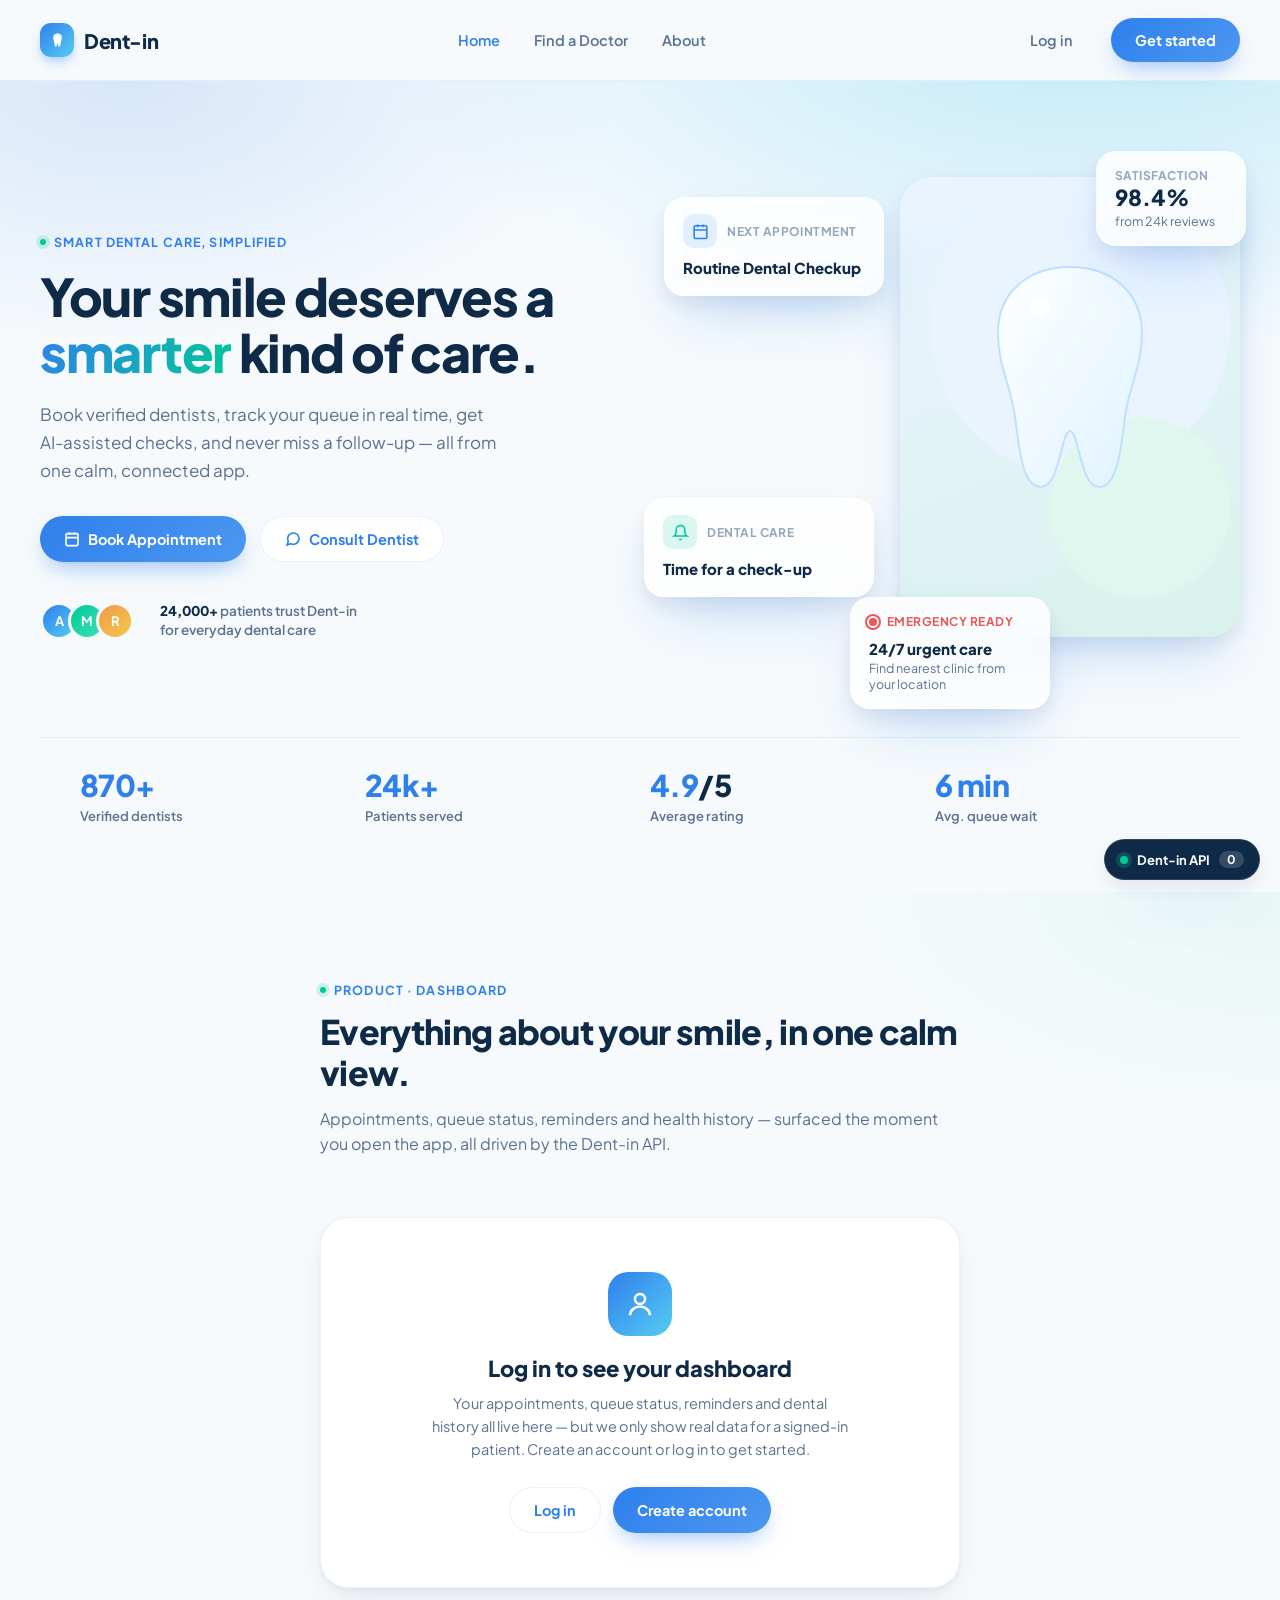
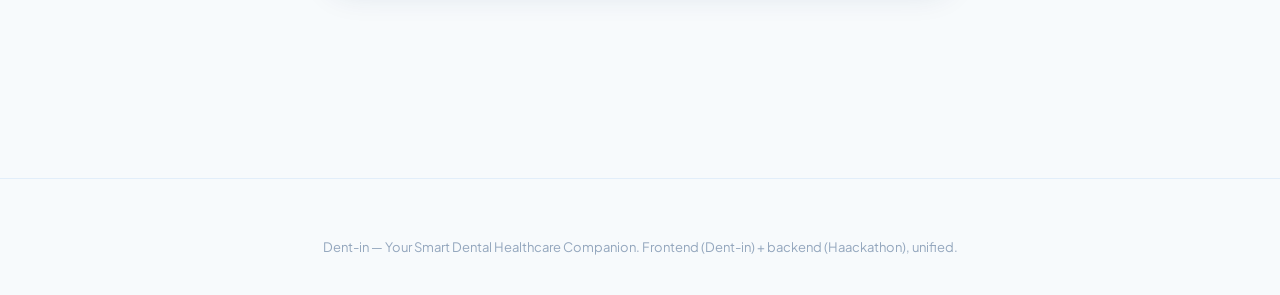
<file: Dent-In-main/dentin-app-admin (4).html>
<!DOCTYPE html>
<html lang="en">
<head>
<meta charset="UTF-8">
<meta name="viewport" content="width=device-width, initial-scale=1.0">
<title>Dent-in — Smart Dental Healthcare (unified)</title>
<link rel="preconnect" href="https://fonts.googleapis.com">
<link href="https://fonts.googleapis.com/css2?family=Plus+Jakarta+Sans:ital,wght@0,300;0,400;0,500;0,600;0,700;0,800;1,500&family=JetBrains+Mono:wght@500&display=swap" rel="stylesheet">
<style>
:root{
  --primary:#2F80ED;
  --primary-dark:#1B63C7;
  --secondary:#56CCF2;
  --accent:#00C896;
  --accent-dark:#019a76;
  --bg:#F7FAFC;
  --card:#FFFFFF;
  --success:#27AE60;
  --warning:#F2C94C;
  --danger:#EB5757;
  --ink:#0E2A47;
  --ink-soft:#5A7290;
  --ink-faint:#93A6BD;
  --line: rgba(47,128,237,0.10);
  --r-lg:28px;
  --r-md:20px;
  --r-sm:14px;
  --shadow-soft: 0 2px 6px rgba(20,50,90,0.04), 0 14px 34px -12px rgba(20,50,90,0.14);
  --shadow-float: 0 8px 18px rgba(20,50,90,0.08), 0 30px 60px -18px rgba(47,128,237,0.28);
}
*{box-sizing:border-box; margin:0; padding:0;}
html{scroll-behavior:smooth;}
#hero, #dashboard, #welcomeSection{scroll-margin-top:84px;}
body{
  font-family:'Plus Jakarta Sans', sans-serif;
  background:var(--bg);
  color:var(--ink);
  -webkit-font-smoothing:antialiased;
  overflow-x:hidden;
}
a{text-decoration:none; color:inherit;}
button{font-family:inherit; cursor:pointer; border:none;}
::selection{background:rgba(47,128,237,0.18);}

/* ---------- Utility ---------- */
.wrap{max-width:1280px; margin:0 auto; padding:0 40px;}
.eyebrow{
  font-size:12.5px; font-weight:700; letter-spacing:0.09em; text-transform:uppercase;
  color:var(--primary); display:flex; align-items:center; gap:8px;
}
.eyebrow::before{content:''; width:6px; height:6px; border-radius:50%; background:var(--accent); box-shadow:0 0 0 4px rgba(0,200,150,0.18);}
.glass{
  background: linear-gradient(180deg, rgba(255,255,255,0.86), rgba(255,255,255,0.68));
  backdrop-filter: blur(18px);
  -webkit-backdrop-filter: blur(18px);
  border: 1px solid rgba(255,255,255,0.6);
}

/* ---------- Top nav ---------- */
.topnav{
  position:sticky; top:0; z-index:100;
  display:flex; align-items:center; justify-content:space-between;
  padding:18px 40px;
  background: rgba(247,250,252,0.72);
  backdrop-filter: blur(14px);
  border-bottom:1px solid var(--line);
}
.brand{display:flex; align-items:center; gap:10px; font-weight:800; font-size:20px; letter-spacing:-0.02em;}
.brand .mark{
  width:34px; height:34px; border-radius:11px;
  background:linear-gradient(135deg, var(--primary), var(--secondary));
  display:flex; align-items:center; justify-content:center;
  box-shadow: 0 6px 14px -4px rgba(47,128,237,0.55);
}
.brand .mark svg{width:19px; height:19px;}
.nav-links{display:flex; gap:34px; font-size:14.5px; font-weight:600; color:var(--ink-soft);}
.nav-links a{position:relative; padding:6px 0; transition:color .25s;}
.nav-links a:hover{color:var(--primary);}
.nav-links a::after{
  content:''; position:absolute; left:0; bottom:0; height:2px; width:0%;
  background:var(--primary); transition:width .25s ease;
}
.nav-links a:hover::after{width:100%;}
.nav-cta{display:flex; align-items:center; gap:14px;}

.btn{
  display:inline-flex; align-items:center; justify-content:center; gap:8px;
  font-weight:700; font-size:14.5px; padding:13px 24px; border-radius:100px;
  transition: transform .22s cubic-bezier(.2,.8,.2,1), box-shadow .22s, background .22s;
}
.btn-primary{
  background:linear-gradient(135deg, var(--primary), #4C97F0);
  color:#fff; box-shadow: 0 10px 24px -8px rgba(47,128,237,0.55);
}
.btn-primary:hover{transform:translateY(-2px); box-shadow:0 16px 30px -8px rgba(47,128,237,0.6);}
.btn-outline{
  background:#fff; color:var(--primary); border:1.5px solid var(--line);
}
.btn-outline:hover{border-color:var(--primary); transform:translateY(-2px); box-shadow:var(--shadow-soft);}
.btn-mint{
  background:linear-gradient(135deg, var(--accent), #12d9a3); color:#fff;
  box-shadow:0 10px 24px -8px rgba(0,200,150,0.5);
}
.btn-mint:hover{transform:translateY(-2px);}
.btn-ghost{background:transparent; color:var(--ink-soft); font-weight:600;}

/* ---------- Hero ---------- */
.hero{
  position:relative; padding:76px 40px 40px;
  background:
    radial-gradient(1200px 600px at 85% -10%, rgba(86,204,242,0.35), transparent 60%),
    radial-gradient(900px 500px at 10% 0%, rgba(47,128,237,0.16), transparent 55%);
  overflow:hidden;
}
.hero-grid{
  max-width:1280px; margin:0 auto;
  display:grid; grid-template-columns:1.05fr 1fr; gap:40px; align-items:center;
  min-height:560px;
}
.hero h1{
  font-size:52px; line-height:1.08; letter-spacing:-0.025em; font-weight:800;
  margin:18px 0 20px; color:var(--ink);
}
.hero h1 em{
  font-style:normal;
  background:linear-gradient(120deg, var(--primary), var(--accent));
  -webkit-background-clip:text; background-clip:text; color:transparent;
}
.hero p.lede{font-size:17px; color:var(--ink-soft); max-width:460px; line-height:1.65; margin-bottom:32px;}
.hero-actions{display:flex; gap:14px; margin-bottom:40px;}
.trust-row{display:flex; align-items:center; gap:26px;}
.avatars{display:flex;}
.avatars span{
  width:38px; height:38px; border-radius:50%; border:3px solid var(--bg);
  margin-left:-10px; display:flex; align-items:center; justify-content:center;
  font-size:13px; font-weight:700; color:#fff;
}
.avatars span:nth-child(1){background:linear-gradient(135deg,#2F80ED,#56CCF2); margin-left:0;}
.avatars span:nth-child(2){background:linear-gradient(135deg,#00C896,#3be2b8);}
.avatars span:nth-child(3){background:linear-gradient(135deg,#F2994A,#F2C94C);}
.trust-text{font-size:13.5px; color:var(--ink-soft); font-weight:600; line-height:1.4;}
.trust-text b{color:var(--ink); font-weight:800;}

/* Hero visual stage */
.stage{position:relative; height:560px;}
.stage-photo{
  position:absolute; right:0; top:20px; width:340px; height:460px;
  border-radius:32px; overflow:hidden;
  background: linear-gradient(160deg, #eaf4ff 0%, #d9f2ec 100%);
  box-shadow:var(--shadow-float);
}
.tooth-illustration{width:100%; height:100%;}

.float-card{
  position:absolute; padding:16px 18px; border-radius:20px;
  box-shadow:var(--shadow-float);
  animation: drift 6s ease-in-out infinite;
}
.float-card.appt{ left:-10px; top:40px; width:220px; animation-delay:0s;}
.float-card.reminder{ left:-30px; bottom:120px; width:230px; animation-delay:1.4s;}
.float-card.emergency{ right:190px; bottom:8px; width:200px; animation-delay:0.7s;}
.float-card.stat{ right:-6px; top:-6px; width:150px; animation-delay:2s;}
@keyframes drift{
  0%,100%{transform:translateY(0px);}
  50%{transform:translateY(-12px);}
}
.fc-head{display:flex; align-items:center; gap:10px; margin-bottom:10px;}
.fc-icon{width:34px; height:34px; border-radius:10px; display:flex; align-items:center; justify-content:center; flex-shrink:0;}
.fc-icon svg{width:17px; height:17px;}
.fc-title{font-size:12px; font-weight:700; color:var(--ink-faint); text-transform:uppercase; letter-spacing:0.04em;}
.fc-main{font-size:15px; font-weight:800; color:var(--ink);}
.fc-sub{font-size:12.5px; color:var(--ink-soft); margin-top:2px;}
.pulse-dot{width:8px; height:8px; border-radius:50%; background:var(--danger); position:relative;}
.pulse-dot::after{
  content:''; position:absolute; inset:-4px; border-radius:50%;
  border:2px solid var(--danger); animation:pulse 1.6s ease-out infinite;
}
@keyframes pulse{0%{transform:scale(0.6); opacity:1;} 100%{transform:scale(1.8); opacity:0;}}

.stats-strip{
  max-width:1280px; margin:20px auto 0; padding:28px 40px;
  display:grid; grid-template-columns:repeat(4,1fr); gap:20px;
  border-top:1px solid var(--line);
}
.stat-item .num{font-size:30px; font-weight:800; letter-spacing:-0.02em; color:var(--ink);}
.stat-item .num span{color:var(--primary);}
.stat-item .label{font-size:13px; color:var(--ink-soft); font-weight:600; margin-top:4px;}

/* ---------- Section shell ---------- */
section.block{padding:90px 40px;}
.section-head{max-width:640px; margin-bottom:50px;}
.section-head h2{font-size:34px; font-weight:800; letter-spacing:-0.02em; margin-top:14px; line-height:1.2;}
.section-head p{color:var(--ink-soft); font-size:16px; margin-top:12px; line-height:1.6;}

/* ---------- Dashboard ---------- */
#dashboard{
  background:
    radial-gradient(800px 400px at 100% 0%, rgba(0,200,150,0.06), transparent 60%),
    var(--bg);
}
.dash-shell{
  max-width:1280px; margin:0 auto;
  background:var(--card);
  border-radius:32px;
  box-shadow:var(--shadow-soft);
  border:1px solid var(--line);
  overflow:hidden;
}
.dash-topbar{
  display:flex; align-items:center; justify-content:space-between;
  padding:26px 34px; border-bottom:1px solid var(--line);
}
.welcome{display:flex; align-items:center; gap:14px;}
.welcome .pfp{
  width:50px; height:50px; border-radius:16px;
  background:linear-gradient(135deg,var(--primary),var(--secondary));
  display:flex; align-items:center; justify-content:center; color:#fff; font-weight:800; font-size:17px;
}
.welcome .who .hi{font-size:13px; color:var(--ink-soft); font-weight:600;}
.welcome .who .name{font-size:19px; font-weight:800;}
.dash-actions{display:flex; align-items:center; gap:14px;}
.icon-btn{
  width:42px; height:42px; border-radius:14px; background:var(--bg); border:1px solid var(--line);
  display:flex; align-items:center; justify-content:center; position:relative; transition:.2s;
}
.icon-btn:hover{background:#fff; box-shadow:var(--shadow-soft);}
.icon-btn svg{width:18px; height:18px; color:var(--ink-soft);}
.icon-btn .badge{
  position:absolute; top:6px; right:6px; width:8px; height:8px; border-radius:50%;
  background:var(--danger); border:2px solid #fff;
}
.emergency-pill{
  display:flex; align-items:center; gap:8px; background:linear-gradient(135deg,#EB5757,#f27979);
  color:#fff; font-weight:700; font-size:13.5px; padding:11px 18px; border-radius:100px;
  box-shadow:0 10px 22px -8px rgba(235,87,87,0.55);
}

.dash-grid{
  padding:30px 34px 40px;
  display:grid; grid-template-columns:repeat(12, 1fr); gap:22px;
}
.card{
  background:var(--card); border:1px solid var(--line); border-radius:var(--r-md);
  padding:22px; transition: transform .3s cubic-bezier(.2,.8,.2,1), box-shadow .3s;
}
.card:hover{transform:translateY(-4px); box-shadow:var(--shadow-soft);}
.card-head{display:flex; align-items:center; justify-content:space-between; margin-bottom:16px;}
.card-label{font-size:12.5px; font-weight:700; color:var(--ink-faint); text-transform:uppercase; letter-spacing:0.05em;}
.chip{font-size:11.5px; font-weight:700; padding:4px 10px; border-radius:100px;}
.chip-live{background:rgba(0,200,150,0.12); color:var(--accent-dark);}
.chip-warn{background:rgba(242,201,78,0.18); color:#9a7b0a;}
.chip-danger{background:rgba(235,87,87,0.12); color:var(--danger);}

.col-3{grid-column:span 3;}
.col-4{grid-column:span 4;}
.col-5{grid-column:span 5;}
.col-7{grid-column:span 7;}
.col-6{grid-column:span 6;}
.col-8{grid-column:span 8;}
.col-12{grid-column:span 12;}

/* Appointment card */
.appt-card{background:linear-gradient(135deg,#2F80ED,#4C97F0 60%,#56CCF2); color:#fff; position:relative; overflow:hidden;}
.appt-card::after{
  content:''; position:absolute; width:220px; height:220px; border-radius:50%;
  background:rgba(255,255,255,0.08); top:-90px; right:-60px;
}
.appt-card .card-label{color:rgba(255,255,255,0.75);}
.appt-doc{display:flex; align-items:center; gap:12px; margin:14px 0 18px;}
.appt-doc .dpfp{width:46px; height:46px; border-radius:14px; background:rgba(255,255,255,0.22); display:flex; align-items:center; justify-content:center; font-weight:800;}
.appt-doc .dname{font-weight:800; font-size:15.5px;}
.appt-doc .dspec{font-size:12.5px; color:rgba(255,255,255,0.8);}
.appt-meta{display:flex; gap:18px; font-size:13px; margin-bottom:18px;}
.appt-meta div{display:flex; flex-direction:column; gap:2px;}
.appt-meta span:first-child{color:rgba(255,255,255,0.7); font-size:11.5px; font-weight:600; text-transform:uppercase; letter-spacing:0.04em;}
.appt-meta span:last-child{font-weight:700;}
.appt-btn{
  width:100%; background:rgba(255,255,255,0.16); color:#fff; font-weight:700; padding:12px; border-radius:14px;
  display:flex; align-items:center; justify-content:center; gap:8px; font-size:13.5px; backdrop-filter:blur(6px);
  transition:.2s;
}
.appt-btn:hover{background:rgba(255,255,255,0.26);}

/* Queue card */
.queue-num{font-size:52px; font-weight:800; letter-spacing:-0.03em; color:var(--primary); font-family:'JetBrains Mono', monospace; line-height:1;}
.queue-sub{font-size:13px; color:var(--ink-soft); margin-top:4px; font-weight:600;}
.progress-track{height:8px; background:var(--bg); border-radius:100px; margin:18px 0 10px; overflow:hidden;}
.progress-fill{height:100%; border-radius:100px; background:linear-gradient(90deg,var(--accent),#3be2b8); width:64%; position:relative; animation:fillglow 2.4s ease-in-out infinite;}
@keyframes fillglow{0%,100%{filter:brightness(1);} 50%{filter:brightness(1.15);}}
.queue-foot{display:flex; justify-content:space-between; font-size:12.5px; color:var(--ink-soft); font-weight:600;}

/* Consultation status */
.status-row{display:flex; align-items:center; gap:12px; padding:12px 0; border-bottom:1px solid var(--line);}
.status-row:last-child{border-bottom:none; padding-bottom:0;}
.status-ico{width:36px; height:36px; border-radius:11px; display:flex; align-items:center; justify-content:center; flex-shrink:0;}
.status-txt .t1{font-size:13.5px; font-weight:700;}
.status-txt .t2{font-size:12px; color:var(--ink-soft);}

/* Health status radial */
.radial-wrap{display:flex; align-items:center; gap:20px;}
.radial{position:relative; width:96px; height:96px; flex-shrink:0;}
.radial svg{transform:rotate(-90deg);}
.radial-val{position:absolute; inset:0; display:flex; align-items:center; justify-content:center; font-weight:800; font-size:20px;}
.health-list{font-size:12.5px; color:var(--ink-soft); display:flex; flex-direction:column; gap:6px;}
.health-list li{list-style:none; display:flex; align-items:center; gap:8px;}
.health-list .dot{width:7px; height:7px; border-radius:50%;}

/* Medication reminder */
.med-item{display:flex; align-items:center; gap:14px; padding:13px 0; border-bottom:1px solid var(--line);}
.med-item:last-child{border:none; padding-bottom:0;}
.med-circle{position:relative; width:44px; height:44px; flex-shrink:0;}
.med-info .mname{font-size:13.5px; font-weight:700;}
.med-info .mtime{font-size:12px; color:var(--ink-soft);}
.med-check{
  margin-left:auto; width:30px; height:30px; border-radius:10px; border:1.5px solid var(--line);
  display:flex; align-items:center; justify-content:center; transition:.2s; background:none;
}
.med-check.done{background:var(--accent); border-color:var(--accent); color:#fff;}

/* Nearby clinic - Google Map */
.map-card{position:relative; height:100%; min-height:240px; border-radius:var(--r-md); overflow:hidden;}
#clinicMap{position:absolute; inset:0; width:100%; height:100%; background:#EEF3F8;}
.map-fallback{
  position:absolute; inset:0; display:flex; align-items:center; justify-content:center;
  flex-direction:column; gap:8px; text-align:center; padding:20px; color:var(--ink-soft); font-size:12.5px;
  background:linear-gradient(120deg, rgba(47,128,237,0.06), rgba(0,200,150,0.06));
}
.clinic-pop{
  position:absolute; bottom:14px; left:14px; right:14px; z-index:5;
  background:#fff; border-radius:16px; padding:12px 14px; box-shadow:var(--shadow-soft);
  display:flex; align-items:center; justify-content:space-between;
}
.clinic-pop .cname{font-size:13px; font-weight:800;}
.clinic-pop .cmeta{font-size:11.5px; color:var(--ink-soft);}

/* Scanner upload */
.upload-row{display:grid; grid-template-columns:repeat(3,1fr); gap:12px; margin-bottom:14px;}
.upload-slot{
  position:relative; aspect-ratio:1/1; border-radius:16px; border:1.6px dashed var(--line);
  background:var(--bg); display:flex; flex-direction:column; align-items:center; justify-content:center;
  gap:6px; cursor:pointer; transition:.2s; overflow:hidden; text-align:center; padding:8px;
}
.upload-slot:hover{border-color:var(--primary); background:rgba(47,128,237,0.04);}
.upload-slot.filled{border-style:solid; border-color:var(--accent);}
.upload-slot img{position:absolute; inset:0; width:100%; height:100%; object-fit:cover;}
.upload-slot .up-icon{width:26px; height:26px; color:var(--ink-faint);}
.upload-slot .up-label{font-size:11px; font-weight:700; color:var(--ink-soft);}
.upload-slot .up-remove{
  position:absolute; top:6px; right:6px; width:22px; height:22px; border-radius:50%;
  background:rgba(14,42,71,0.55); color:#fff; display:flex; align-items:center; justify-content:center;
  font-size:12px; z-index:2;
}
.upload-slot .up-check{
  position:absolute; bottom:6px; right:6px; width:20px; height:20px; border-radius:50%;
  background:var(--accent); color:#fff; display:flex; align-items:center; justify-content:center; z-index:2;
}
.upload-slot input[type=file]{display:none;}
.scan-submit{
  width:100%; padding:12px; border-radius:14px; font-size:13.5px; font-weight:700;
  background:var(--bg); color:var(--ink-faint); transition:.2s;
}
.scan-submit.ready{background:linear-gradient(135deg,var(--primary),#4C97F0); color:#fff; box-shadow:0 10px 22px -8px rgba(47,128,237,0.5);}

/* Timeline */
.timeline{position:relative; padding-left:26px;}
.timeline::before{content:''; position:absolute; left:6px; top:4px; bottom:4px; width:2px; background:var(--line);}
.tl-item{position:relative; padding-bottom:22px;}
.tl-item:last-child{padding-bottom:0;}
.tl-dot{position:absolute; left:-26px; top:2px; width:14px; height:14px; border-radius:50%; background:#fff; border:3px solid var(--primary);}
.tl-date{font-size:11.5px; color:var(--ink-faint); font-weight:700; text-transform:uppercase;}
.tl-title{font-size:14px; font-weight:700; margin-top:2px;}
.tl-desc{font-size:12.5px; color:var(--ink-soft); margin-top:2px;}



footer{padding:60px 40px 40px; text-align:center; color:var(--ink-faint); font-size:13px; border-top:1px solid var(--line); margin-top:40px;}

@media(max-width:1080px){
  .hero-grid{grid-template-columns:1fr;}
  .stage{display:none;}
  .stats-strip{grid-template-columns:repeat(2,1fr);}
  .nav-links{display:none;}
  .col-3,.col-4,.col-5,.col-6,.col-7,.col-8{grid-column:span 12;}
}
@media(max-width:640px){
  .wrap, .hero, section.block, .topnav{padding-left:20px; padding-right:20px;}
  .hero h1{font-size:36px;}
  .stats-strip{padding:24px 20px;}
  .dash-grid{padding:20px;}
  .dash-topbar{padding:20px;}
  .upload-row{gap:8px;}
}

/* ---------- Nav auth state ---------- */
.nav-user{display:flex; align-items:center; gap:9px; font-size:13.5px; font-weight:700; color:var(--ink);}
.nav-user-pfp{
  width:32px; height:32px; border-radius:10px;
  background:linear-gradient(135deg,var(--primary),var(--secondary));
  color:#fff; display:flex; align-items:center; justify-content:center; font-size:12px; font-weight:800;
}

/* ---------- Auth pages (login / register) ---------- */
.auth-shell{
  min-height:calc(100vh - 130px); display:flex; align-items:center; justify-content:center;
  padding:60px 20px;
  background:
    radial-gradient(1000px 500px at 85% -10%, rgba(86,204,242,0.25), transparent 60%),
    radial-gradient(800px 450px at 5% 10%, rgba(47,128,237,0.12), transparent 55%);
}
.auth-card{
  width:100%; max-width:460px; background:var(--card); border:1px solid var(--line);
  border-radius:var(--r-lg); box-shadow:var(--shadow-soft); padding:40px 38px;
}
.auth-card.wide{max-width:640px;}
.auth-head{margin-bottom:26px;}
.auth-head h1{font-size:26px; font-weight:800; letter-spacing:-0.02em; margin-top:12px;}
.auth-head p{color:var(--ink-soft); font-size:14px; margin-top:8px; line-height:1.55;}
.field-group{margin-bottom:16px;}
.field-row{display:grid; grid-template-columns:1fr 1fr; gap:12px;}
.field-row.three{grid-template-columns:1fr 1fr 1fr;}
label.field-label{
  display:block; font-size:12.5px; font-weight:700; color:var(--ink-soft); margin-bottom:7px;
}
.field-input, select.field-input{
  width:100%; padding:12px 14px; border-radius:12px; border:1.5px solid var(--line);
  background:var(--bg); font-family:inherit; font-size:14px; color:var(--ink); transition:.2s;
}
.field-input:focus, select.field-input:focus{
  outline:none; border-color:var(--primary); background:#fff; box-shadow:0 0 0 4px rgba(47,128,237,0.1);
}
.field-hint{font-size:11.5px; color:var(--ink-faint); margin-top:6px;}
.field-error{
  font-size:12.5px; color:var(--danger); font-weight:600; margin-top:6px; display:none;
}
.field-error.show{display:block;}
.auth-submit{width:100%; padding:14px; border-radius:14px; font-size:15px; margin-top:6px;}
.auth-alt{text-align:center; font-size:13.5px; color:var(--ink-soft); margin-top:22px;}
.auth-alt a{color:var(--primary); font-weight:700;}
.auth-divider{display:flex; align-items:center; gap:12px; margin:20px 0; color:var(--ink-faint); font-size:12px; font-weight:700; text-transform:uppercase; letter-spacing:.05em;}
.auth-divider::before, .auth-divider::after{content:''; flex:1; height:1px; background:var(--line);}
.form-banner{
  padding:12px 14px; border-radius:12px; font-size:13px; font-weight:600; margin-bottom:18px; display:none;
}
.form-banner.show{display:block;}
.form-banner.error{background:rgba(235,87,87,0.1); color:var(--danger);}
.form-banner.success{background:rgba(0,200,150,0.12); color:var(--accent-dark);}

/* ---------- Find a Doctor page ---------- */
.fd-hero{padding:56px 40px 30px; max-width:900px; margin:0 auto; text-align:left;}
.fd-hero h1{font-size:34px; font-weight:800; letter-spacing:-0.02em; margin-top:14px;}
.fd-hero p{color:var(--ink-soft); font-size:15.5px; margin-top:10px; max-width:600px;}
.fd-wrap{max-width:1100px; margin:0 auto; padding:10px 40px 80px;}
.fd-section-title{font-size:13px; font-weight:800; text-transform:uppercase; letter-spacing:.06em; color:var(--ink-faint); margin:34px 0 16px;}
.fd-section-title:first-child{margin-top:0;}
.doc-grid{display:grid; grid-template-columns:repeat(auto-fill, minmax(260px,1fr)); gap:16px;}
.doc-card{
  background:var(--card); border:1px solid var(--line); border-radius:var(--r-md); padding:20px;
  transition:transform .25s cubic-bezier(.2,.8,.2,1), box-shadow .25s; display:flex; flex-direction:column; gap:12px;
}
.doc-card:hover{transform:translateY(-4px); box-shadow:var(--shadow-soft);}
.doc-top{display:flex; align-items:center; gap:12px;}
.doc-pfp{
  width:48px; height:48px; border-radius:14px; flex-shrink:0; color:#fff; font-weight:800; font-size:15px;
  display:flex; align-items:center; justify-content:center;
}
.doc-name{font-weight:800; font-size:15px;}
.doc-spec{font-size:12.5px; color:var(--ink-soft); margin-top:2px;}
.doc-meta{display:flex; align-items:center; gap:14px; font-size:12.5px; color:var(--ink-soft); font-weight:600;}
.doc-meta .rating{color:#9a7b0a; display:flex; align-items:center; gap:4px;}
.doc-clinic{font-size:12.5px; color:var(--ink-faint); display:flex; align-items:center; gap:6px;}
.doc-slot{
  font-size:12px; font-weight:700; color:var(--accent-dark); background:rgba(0,200,150,0.1);
  padding:6px 10px; border-radius:100px; display:inline-flex; align-self:flex-start;
}
.doc-book-btn{
  width:100%; padding:11px; border-radius:12px; font-size:13.5px; font-weight:700;
  background:linear-gradient(135deg,var(--primary),#4C97F0); color:#fff; margin-top:4px;
}
.doc-book-btn:hover{transform:translateY(-1px);}

/* ---------- Booking modal ---------- */
.modal-overlay{
  position:fixed; inset:0; background:rgba(14,42,71,0.45); backdrop-filter:blur(3px);
  display:flex; align-items:center; justify-content:center; z-index:1000; padding:20px;
}
.modal-card{
  width:100%; max-width:420px; background:#fff; border-radius:var(--r-lg); padding:30px 28px;
  box-shadow:var(--shadow-float);
}
.modal-card h3{font-size:19px; font-weight:800; margin-bottom:4px;}
.modal-card .msub{font-size:13px; color:var(--ink-soft); margin-bottom:20px;}
.modal-actions{display:flex; gap:10px; margin-top:22px;}
.modal-actions .btn{flex:1;}

/* ---------- Dashboard empty states ---------- */
.empty-card{
  display:flex; flex-direction:column; align-items:flex-start; justify-content:center; gap:10px;
  text-align:left; padding:6px 2px;
}
.empty-card .ec-icon{
  width:42px; height:42px; border-radius:13px; background:rgba(47,128,237,0.1);
  display:flex; align-items:center; justify-content:center; color:var(--primary); margin-bottom:2px;
}
.empty-card .ec-title{font-size:14px; font-weight:800;}
.empty-card .ec-sub{font-size:12.5px; color:var(--ink-soft); line-height:1.5;}
.empty-card .btn{margin-top:6px; padding:10px 18px; font-size:13px;}

.logged-out-panel{
  max-width:640px; margin:60px auto; text-align:center; padding:54px 40px;
  background:var(--card); border:1px solid var(--line); border-radius:var(--r-lg); box-shadow:var(--shadow-soft);
}
.logged-out-panel .lop-icon{
  width:64px; height:64px; border-radius:20px; margin:0 auto 18px;
  background:linear-gradient(135deg,var(--primary),var(--secondary));
  display:flex; align-items:center; justify-content:center;
}
.logged-out-panel h3{font-size:22px; font-weight:800; margin-bottom:10px;}
.logged-out-panel p{font-size:14.5px; color:var(--ink-soft); line-height:1.6; max-width:420px; margin:0 auto 26px;}
.logged-out-panel .lop-actions{display:flex; gap:12px; justify-content:center;}

@media(max-width:640px){
  .field-row, .field-row.three{grid-template-columns:1fr;}
  .auth-card{padding:30px 22px;}
  .fd-hero, .fd-wrap{padding-left:20px; padding-right:20px;}
}


/* ===== merge additions ===== */
/* ============================================================
   Dent-in × Haackathon — merge-only additions.
   Reuses Dent-in's original tokens/classes; only adds the
   pieces needed to fuse the two products into one SPA.
   ============================================================ */

/* ---- SPA view switching ---- */
.view { display: none; }
.view.active { display: block; animation: viewIn .32s cubic-bezier(.22,.61,.36,1); }
@keyframes viewIn { from { opacity: 0; transform: translateY(8px); } to { opacity: 1; transform: none; } }

/* nav active link */
.nav-links a.current { color: var(--primary); }

/* ---- API console drawer: makes the "two products talking" visible ---- */
.api-fab{
  position: fixed; right: 20px; bottom: 20px; z-index: 300;
  display: inline-flex; align-items: center; gap: 9px;
  padding: 11px 15px; border-radius: 999px;
  background: var(--ink); color: #fff; font-weight: 700; font-size: 13px;
  box-shadow: var(--shadow-float); border: 1px solid rgba(255,255,255,.12);
}
.api-fab .dot{ width: 8px; height: 8px; border-radius: 50%; background: var(--accent);
  box-shadow: 0 0 0 4px rgba(0,200,150,.22); animation: apipulse 2s infinite; }
@keyframes apipulse { 0%,100%{opacity:1} 50%{opacity:.35} }
.api-fab .cnt{ background: rgba(255,255,255,.16); border-radius: 999px; padding: 1px 8px; font-size: 12px; }

.api-drawer{
  position: fixed; right: 20px; bottom: 74px; z-index: 300;
  width: min(420px, calc(100vw - 40px)); max-height: 60vh; display: none;
  flex-direction: column; background: #0b1f38; color: #cfe0f5;
  border: 1px solid rgba(255,255,255,.10); border-radius: 18px; overflow: hidden;
  box-shadow: var(--shadow-float);
}
.api-drawer.open{ display: flex; }
.api-drawer .adh{ display:flex; align-items:center; justify-content:space-between;
  padding: 13px 16px; border-bottom: 1px solid rgba(255,255,255,.08); }
.api-drawer .adh b{ font-size: 13.5px; color:#fff; letter-spacing:-.01em; }
.api-drawer .adh span{ font-size: 11.5px; color:#7fa9d6; }
.api-drawer .adh button{ background: rgba(255,255,255,.08); color:#cfe0f5; border-radius: 8px;
  width: 26px; height: 26px; font-size: 15px; line-height: 1; }
.api-log{ overflow-y: auto; padding: 8px; font-family:'JetBrains Mono', ui-monospace, monospace; font-size: 11.5px; }
.api-row{ display:flex; gap: 8px; align-items:flex-start; padding: 7px 8px; border-radius: 9px; }
.api-row + .api-row{ margin-top: 2px; }
.api-row:nth-child(odd){ background: rgba(255,255,255,.03); }
.api-m{ font-weight: 700; padding: 1px 6px; border-radius: 6px; font-size: 10.5px; flex: none; }
.api-m.GET{ background: rgba(47,128,237,.22); color:#8fc0ff; }
.api-m.POST{ background: rgba(0,200,150,.20); color:#66e0bd; }
.api-m.PATCH{ background: rgba(242,201,78,.22); color:#f2c94c; }
.api-m.DELETE{ background: rgba(235,87,87,.22); color:#ff9a9a; }
.api-path{ color:#e6eefb; word-break: break-all; }
.api-msg{ color:#7fa9d6; display:block; margin-top: 2px; }
.api-ok{ color:#66e0bd; } .api-err{ color:#ff9a9a; }
.api-empty{ padding: 20px 12px; text-align:center; color:#5f83ad; font-size: 12px;
  font-family:'Plus Jakarta Sans',sans-serif; }

/* ---- scan analysis result card ---- */
.scan-analyzing{ display:flex; align-items:center; gap:10px; margin-top:12px; font-size:13px;
  color: var(--ink-soft); font-weight:600; }
.scan-spin{ width:16px; height:16px; border:2.5px solid rgba(47,128,237,.25);
  border-top-color: var(--primary); border-radius:50%; animation: spin .8s linear infinite; }
@keyframes spin{ to{ transform: rotate(360deg); } }

.scan-result{ margin-top: 14px; border-top: 1px dashed var(--line); padding-top: 14px; }
.sr-head{ display:flex; align-items:center; justify-content:space-between; margin-bottom: 12px; }
.sr-score-wrap{ display:flex; align-items:center; gap: 14px; }
.sr-ring{ width: 66px; height: 66px; flex:none; }
.sr-score-txt .n{ font-size: 22px; font-weight: 800; letter-spacing:-.02em; line-height:1; }
.sr-score-txt .l{ font-size: 11.5px; color: var(--ink-soft); font-weight: 600; margin-top: 3px; }
.sr-conf{ font-size: 11px; color: var(--ink-faint); font-weight:600; }
.sr-issues{ display:flex; flex-direction:column; gap: 8px; }
.sr-issue{ display:flex; gap: 9px; align-items:flex-start; font-size: 12.5px; }
.sr-issue .tag{ font-size: 10px; font-weight:800; text-transform:uppercase; letter-spacing:.05em;
  padding: 2px 7px; border-radius: 6px; flex:none; }
.sr-issue .tag.mild{ background: rgba(242,201,78,.20); color:#9a7b0a; }
.sr-issue .tag.early{ background: rgba(86,204,242,.18); color:#0d6a8f; }
.sr-issue .txt{ color: var(--ink-soft); }
.sr-rec{ margin-top: 12px; background: rgba(0,200,150,.08); border: 1px solid rgba(0,200,150,.18);
  border-radius: 12px; padding: 11px 12px; font-size: 12.5px; color: var(--accent-dark); font-weight:600; }

/* ---- self-contained mini clinic map (replaces Google Maps key dep) ---- */
.mini-map{ position:relative; height: 150px; border-radius: 14px; overflow:hidden;
  background: linear-gradient(160deg,#eef6ff,#dff3ff); }
.mini-map svg{ position:absolute; inset:0; width:100%; height:100%; }
.mini-pin{ position:absolute; transform: translate(-50%,-100%); }
.mini-you{ position:absolute; transform: translate(-50%,-50%); width:14px; height:14px;
  border-radius:50%; background: var(--accent); border: 3px solid #fff; box-shadow: 0 2px 6px rgba(0,0,0,.18); }
.mini-you::after{ content:''; position:absolute; inset:-8px; border-radius:50%;
  border: 2px solid rgba(0,200,150,.4); animation: apipulse 2s infinite; }

/* toast */
.toast-wrap{ position: fixed; left: 50%; bottom: 26px; transform: translateX(-50%);
  z-index: 400; display:flex; flex-direction:column; gap:8px; align-items:center; }
.toast{ background: var(--ink); color:#fff; padding: 12px 18px; border-radius: 12px;
  font-size: 13.5px; font-weight:600; box-shadow: var(--shadow-float);
  animation: toastIn .3s ease, toastOut .3s ease 3.2s forwards; max-width: 90vw; }
.toast.err{ background: var(--danger); }
.toast.ok{ background: var(--accent-dark); }
@keyframes toastIn{ from{opacity:0; transform: translateY(10px);} }
@keyframes toastOut{ to{opacity:0; transform: translateY(10px);} }

/* seed hint on empty doctor booking */
.demo-tip{ font-size: 12px; color: var(--ink-faint); font-weight:600; margin-top:6px; }

@media (prefers-reduced-motion: reduce){
  *{ animation: none !important; }
}

/* ==================================================================
   ADMIN / FASKES DASHBOARD — persona switch + management console
   ================================================================== */
.persona-switch{
  display:flex; align-items:center; gap:2px; background:var(--bg);
  border:1px solid var(--line); border-radius:100px; padding:3px; flex-shrink:0;
}
.persona-switch button{
  display:flex; align-items:center; gap:7px; padding:9px 16px; border-radius:100px;
  font-size:13.5px; font-weight:700; color:var(--ink-soft); background:transparent; transition:.2s;
}
.persona-switch button svg{width:14px; height:14px;}
.persona-switch button.active{background:#fff; color:var(--primary); box-shadow:var(--shadow-soft);}
.persona-switch button:not(.active):hover{color:var(--ink);}

/* Admin hero */
.admin-hero{
  padding:56px 40px 30px;
  background:
    radial-gradient(900px 460px at 90% -10%, rgba(0,200,150,0.14), transparent 60%),
    radial-gradient(800px 420px at 5% 0%, rgba(47,128,237,0.12), transparent 55%);
}
.admin-hero .wrap{display:flex; align-items:flex-end; justify-content:space-between; gap:24px; flex-wrap:wrap;}
.admin-hero h1{font-size:32px; font-weight:800; letter-spacing:-0.02em; margin-top:12px;}
.admin-hero p{color:var(--ink-soft); font-size:15px; margin-top:8px; max-width:520px; line-height:1.6;}
.admin-clinic-chip{
  display:flex; align-items:center; gap:10px; background:var(--card); border:1px solid var(--line);
  border-radius:16px; padding:12px 16px; box-shadow:var(--shadow-soft);
}
.admin-clinic-chip .acc-ico{
  width:38px; height:38px; border-radius:12px; background:linear-gradient(135deg,var(--primary),var(--secondary));
  display:flex; align-items:center; justify-content:center; color:#fff; flex-shrink:0;
}
.admin-clinic-chip .acc-name{font-size:14px; font-weight:800;}
.admin-clinic-chip .acc-role{font-size:12px; color:var(--ink-soft); font-weight:600;}

/* KPI row */
.kpi-row{max-width:1280px; margin:0 auto; padding:0 40px 10px; display:grid; grid-template-columns:repeat(6,1fr); gap:16px;}
.kpi-card{background:var(--card); border:1px solid var(--line); border-radius:var(--r-sm); padding:18px; box-shadow:var(--shadow-soft);}
.kpi-card .kpi-ico{width:32px; height:32px; border-radius:10px; display:flex; align-items:center; justify-content:center; margin-bottom:12px;}
.kpi-card .kpi-num{font-size:24px; font-weight:800; letter-spacing:-0.02em; font-family:'JetBrains Mono', monospace;}
.kpi-card .kpi-label{font-size:12px; color:var(--ink-soft); font-weight:600; margin-top:4px;}

/* Admin sub-tabs */
.admin-tabs{
  max-width:1280px; margin:22px auto 0; padding:0 40px;
  display:flex; gap:6px; border-bottom:1px solid var(--line);
}
.admin-tab{
  padding:13px 6px; margin-right:22px; font-size:14px; font-weight:700; color:var(--ink-faint);
  border-bottom:2.5px solid transparent; transition:.2s; display:flex; align-items:center; gap:7px;
}
.admin-tab .cnt{
  font-size:11px; font-weight:800; background:var(--bg); color:var(--ink-soft);
  padding:1px 7px; border-radius:100px;
}
.admin-tab:hover{color:var(--ink);}
.admin-tab.active{color:var(--primary); border-bottom-color:var(--primary);}
.admin-tab.active .cnt{background:rgba(47,128,237,0.12); color:var(--primary);}

.admin-panel{max-width:1280px; margin:0 auto; padding:28px 40px 90px;}
.admin-toolbar{display:flex; align-items:center; justify-content:space-between; gap:16px; margin-bottom:18px; flex-wrap:wrap;}
.admin-search{
  display:flex; align-items:center; gap:8px; background:var(--card); border:1px solid var(--line);
  border-radius:14px; padding:10px 14px; min-width:260px; flex:1; max-width:340px;
}
.admin-search svg{flex-shrink:0; color:var(--ink-faint);}
.admin-search input{border:none; outline:none; font:inherit; font-size:13.5px; width:100%; background:transparent; color:var(--ink);}

/* Data table */
.table-card{background:var(--card); border:1px solid var(--line); border-radius:var(--r-md); overflow:hidden; box-shadow:var(--shadow-soft);}
.data-table{width:100%; border-collapse:collapse; font-size:13.5px;}
.data-table th{
  text-align:left; padding:14px 18px; font-size:11.5px; font-weight:700; text-transform:uppercase;
  letter-spacing:0.05em; color:var(--ink-faint); background:var(--bg); border-bottom:1px solid var(--line); white-space:nowrap;
}
.data-table td{padding:14px 18px; border-bottom:1px solid var(--line); vertical-align:middle;}
.data-table tr:last-child td{border-bottom:none;}
.data-table tr:hover td{background:rgba(47,128,237,0.03);}
.dt-person{display:flex; align-items:center; gap:10px;}
.dt-avatar{
  width:34px; height:34px; border-radius:10px; display:flex; align-items:center; justify-content:center;
  font-weight:800; font-size:12.5px; color:#fff; flex-shrink:0;
  background:linear-gradient(135deg,var(--primary),var(--secondary));
}
.dt-name{font-weight:700; font-size:13.5px;}
.dt-sub{font-size:12px; color:var(--ink-soft);}
.dt-empty{padding:50px 20px; text-align:center; color:var(--ink-faint); font-size:13.5px; font-weight:600;}
.dt-actions{display:flex; gap:6px; flex-wrap:wrap;}
.dt-btn{
  font-size:12px; font-weight:700; padding:7px 12px; border-radius:9px; background:var(--bg);
  color:var(--ink-soft); border:1px solid var(--line); transition:.2s;
}
.dt-btn:hover{background:#fff; box-shadow:var(--shadow-soft);}
.dt-btn.pri{background:rgba(47,128,237,0.1); color:var(--primary); border-color:transparent;}
.dt-btn.ok{background:rgba(0,200,150,0.12); color:var(--accent-dark); border-color:transparent;}
.dt-btn.danger{background:rgba(235,87,87,0.1); color:var(--danger); border-color:transparent;}

.status-badge{font-size:11px; font-weight:800; padding:4px 10px; border-radius:100px; text-transform:uppercase; letter-spacing:0.03em; white-space:nowrap;}
.status-badge.SCHEDULED{background:rgba(86,204,242,0.16); color:#0d6a8f;}
.status-badge.CONFIRMED{background:rgba(47,128,237,0.12); color:var(--primary);}
.status-badge.IN_PROGRESS{background:rgba(242,201,78,0.2); color:#9a7b0a;}
.status-badge.COMPLETED{background:rgba(0,200,150,0.14); color:var(--accent-dark);}
.status-badge.CANCELLED{background:rgba(235,87,87,0.1); color:var(--danger);}
.status-badge.UPLOADED{background:rgba(242,201,78,0.2); color:#9a7b0a;}
.status-badge.active-yes{background:rgba(0,200,150,0.14); color:var(--accent-dark);}
.status-badge.active-no{background:rgba(235,87,87,0.1); color:var(--danger);}

.toggle-switch{position:relative; width:38px; height:22px; border-radius:100px; background:var(--line); flex-shrink:0; transition:.2s;}
.toggle-switch::after{content:''; position:absolute; top:2px; left:2px; width:18px; height:18px; border-radius:50%; background:#fff; box-shadow:0 1px 3px rgba(0,0,0,.25); transition:.2s;}
.toggle-switch.on{background:var(--accent);}
.toggle-switch.on::after{transform:translateX(16px);}

.admin-score{display:flex; align-items:center; gap:8px; font-weight:800; font-size:13.5px;}
.admin-score .dot{width:8px; height:8px; border-radius:50%;}
</style>
</head>
<body>
<!-- ============ TOP NAV ============ -->
<nav class="topnav">
  <a class="brand" href="#/home">
    <span class="mark">
      <svg viewBox="0 0 24 24" fill="none"><path d="M12 3C9 3 6.5 4.8 6.5 8.2c0 2.6 1 4 1.3 6.4.3 2.3.5 5.4 2 5.4 1.6 0 1.5-4.3 2.2-4.3s.6 4.3 2.2 4.3c1.5 0 1.7-3.1 2-5.4.3-2.4 1.3-3.8 1.3-6.4C17.5 4.8 15 3 12 3Z" fill="white"/></svg>
    </span>
    Dent-in
  </a>
  <div class="nav-links" id="patientNavLinks">
    <a href="#/home" data-route="home">Home</a>
    <a href="#/find" data-route="find">Find a Doctor</a>
    <a href="#/about" data-route="about">About</a>
  </div>
  <div class="nav-cta" data-auth-slot></div>
</nav>

<!-- ==================== VIEW: HOME (hero + dashboard) ==================== -->
<div class="view" id="view-home">
  <header class="hero" id="hero">
    <div class="hero-grid">
      <div>
        <div class="eyebrow">Smart Dental Care, Simplified</div>
        <h1>Your smile deserves a <em>smarter</em> kind of care.</h1>
        <p class="lede">Book verified dentists, track your queue in real time, get AI-assisted checks, and never miss a follow-up — all from one calm, connected app.</p>
        <div class="hero-actions">
          <a href="#/find" class="btn btn-primary">
            <svg width="16" height="16" viewBox="0 0 24 24" fill="none" stroke="white" stroke-width="2.4"><path d="M8 2v4M16 2v4M3 10h18M5 4h14a2 2 0 0 1 2 2v14a2 2 0 0 1-2 2H5a2 2 0 0 1-2-2V6a2 2 0 0 1 2-2Z"/></svg>
            Book Appointment
          </a>
          <a href="#/find" class="btn btn-outline">
            <svg width="16" height="16" viewBox="0 0 24 24" fill="none" stroke="#2F80ED" stroke-width="2.4"><path d="M21 11.5a8.38 8.38 0 0 1-.9 3.8 8.5 8.5 0 0 1-7.6 4.7 8.38 8.38 0 0 1-3.8-.9L3 21l1.9-5.7a8.38 8.38 0 0 1-.9-3.8 8.5 8.5 0 0 1 4.7-7.6 8.38 8.38 0 0 1 3.8-.9h.5a8.48 8.48 0 0 1 8 8v.5Z"/></svg>
            Consult Dentist
          </a>
        </div>
        <div class="trust-row">
          <div class="avatars"><span>A</span><span>M</span><span>R</span></div>
          <div class="trust-text"><b>24,000+</b> patients trust Dent-in<br>for everyday dental care</div>
        </div>
      </div>

      <div class="stage">
        <div class="stage-photo">
          <svg class="tooth-illustration" viewBox="0 0 340 460" fill="none" xmlns="http://www.w3.org/2000/svg">
            <defs><linearGradient id="toothGrad" x1="0" y1="0" x2="1" y2="1"><stop offset="0" stop-color="#ffffff"/><stop offset="1" stop-color="#dff3ff"/></linearGradient></defs>
            <circle cx="180" cy="150" r="150" fill="#EAF4FF"/>
            <circle cx="240" cy="330" r="90" fill="#DFF7EF"/>
            <path d="M170 90c-40 0-72 24-72 66 0 34 13 52 17 84 4 30 7 70 26 70s20-56 29-56 10 56 29 56 22-40 26-70c4-32 17-50 17-84 0-42-32-66-72-66Z" fill="url(#toothGrad)" stroke="#BFE0FF" stroke-width="2"/>
            <circle cx="140" cy="130" r="10" fill="#ffffff" opacity="0.9"/>
          </svg>
        </div>
        <div class="float-card glass appt" id="heroApptCard">
          <div class="fc-head"><div class="fc-icon" style="background:rgba(47,128,237,0.12);">
            <svg viewBox="0 0 24 24" fill="none" stroke="#2F80ED" stroke-width="2.2"><path d="M8 2v4M16 2v4M3 10h18M5 4h14a2 2 0 0 1 2 2v14a2 2 0 0 1-2 2H5a2 2 0 0 1-2-2V6a2 2 0 0 1 2-2Z"/></svg></div>
            <div class="fc-title">Next Appointment</div></div>
          <div class="fc-main" id="heroApptMain">Routine Dental Checkup</div><div class="fc-sub" id="heroApptSub"></div>
        </div>
        <div class="float-card glass reminder" id="heroMedCard">
          <div class="fc-head"><div class="fc-icon" style="background:rgba(0,200,150,0.14);">
            <svg viewBox="0 0 24 24" fill="none" stroke="#00C896" stroke-width="2.2"><path d="M18 8a6 6 0 0 0-12 0c0 7-3 9-3 9h18s-3-2-3-9M13.7 21a2 2 0 0 1-3.4 0"/></svg></div>
            <div class="fc-title">Dental Care</div></div>
          <div class="fc-main" id="heroMedMain">Time for a check-up</div><div class="fc-sub" id="heroMedSub"></div>
        </div>
        <div class="float-card glass emergency">
          <div class="fc-head"><span class="pulse-dot"></span><div class="fc-title" style="color:var(--danger);">Emergency Ready</div></div>
          <div class="fc-main">24/7 urgent care</div><div class="fc-sub">Find nearest clinic from your location</div>
        </div>
        <div class="float-card glass stat">
          <div class="fc-title">Satisfaction</div><div class="fc-main" style="font-size:22px;">98.4%</div><div class="fc-sub">from 24k reviews</div>

        </div>
      </div>
    </div>

    <div class="stats-strip">
      <div class="stat-item"><div class="num"><span>870+</span></div><div class="label">Verified dentists</div></div>
      <div class="stat-item"><div class="num"><span>24k+</span></div><div class="label">Patients served</div></div>
      <div class="stat-item"><div class="num"><span>4.9</span>/5</div><div class="label">Average rating</div></div>
      <div class="stat-item"><div class="num"><span>6 min</span></div><div class="label">Avg. queue wait</div></div>
    </div>
  </header>

  <!-- ============ DASHBOARD ============ -->
  <section class="block" id="dashboard">
    <div class="section-head wrap" style="padding:0;">
      <div class="eyebrow">Product · Dashboard</div>
      <h2>Everything about your smile, in one calm view.</h2>
      <p>Appointments, queue status, reminders and health history — surfaced the moment you open the app, all driven by the Dent-in API.</p>
    </div>

    <div class="dash-shell" id="dashShell" style="display:none;">
      <div class="dash-topbar" id="welcomeSection">
        <div class="welcome">
          <div class="pfp" id="dashPfp">--</div>
          <div class="who"><div class="hi" id="dashGreeting">Good afternoon,</div><div class="name" id="dashName">—</div></div>
        </div>
        <div class="dash-actions">
          <div class="icon-btn"><span class="badge"></span>
            <svg viewBox="0 0 24 24" fill="none" stroke="currentColor" stroke-width="2"><path d="M18 8a6 6 0 0 0-12 0c0 7-3 9-3 9h18s-3-2-3-9M13.7 21a2 2 0 0 1-3.4 0"/></svg></div>
          <div class="icon-btn">
            <svg viewBox="0 0 24 24" fill="none" stroke="currentColor" stroke-width="2"><circle cx="12" cy="12" r="9"/><path d="M12 8v4l2.5 2.5"/></svg></div>
          <a href="#" class="emergency-pill">
            <svg width="15" height="15" viewBox="0 0 24 24" fill="none" stroke="white" stroke-width="2.4"><path d="M12 9v4M12 17h.01M10.3 3.9 1.8 18a2 2 0 0 0 1.7 3h17a2 2 0 0 0 1.7-3L13.7 3.9a2 2 0 0 0-3.4 0Z"/></svg>
            Emergency</a>
        </div>
      </div>
      <div class="dash-grid" id="dashGrid"></div>
    </div>

    <div class="logged-out-panel" id="loggedOutPanel">
      <div class="lop-icon">
        <svg width="30" height="30" viewBox="0 0 24 24" fill="none" stroke="white" stroke-width="2"><circle cx="12" cy="8" r="4"/><path d="M4 21c0-4 4-7 8-7s8 3 8 7"/></svg>
      </div>
      <h3>Log in to see your dashboard</h3>
      <p>Your appointments, queue status, reminders and dental history all live here — but we only show real data for a signed-in patient. Create an account or log in to get started.</p>
      <div class="lop-actions">
        <a href="#/login" class="btn btn-outline">Log in</a>
        <a href="#/register" class="btn btn-primary">Create account</a>
      </div>
    </div>
  </section>
</div>

<!-- ==================== VIEW: FIND A DOCTOR ==================== -->
<div class="view" id="view-find">
  <section class="fd-hero">
    <div class="eyebrow">Book an Appointment</div>
    <h1>Find the right dentist for you.</h1>
    <p>Browse specialists for a specific concern, or book a general dentist for checkups and cleanings. Every doctor here is verified and clinic-affiliated — loaded live from the Dent-in API.</p>
  </section>
  <div class="fd-wrap">
    <div class="fd-section-title">Specialists</div>
    <div class="doc-grid" id="specialistGrid"></div>
    <div class="fd-section-title">General Practitioners</div>
    <div class="doc-grid" id="generalGrid"></div>
  </div>
</div>

<!-- ==================== VIEW: LOGIN ==================== -->
<div class="view" id="view-login">
  <div class="auth-shell">
    <div class="auth-card">
      <div class="auth-head">
        <div class="eyebrow" id="loginEyebrow">Welcome back</div>
        <h1 id="loginTitle">Log in to Dent-in</h1>
        <p id="loginSub">Pick up your appointments, queue status, and dental history right where you left off.</p>
      </div>

      <div class="persona-switch" id="loginRoleSwitch" style="margin-bottom:22px; width:100%;">
        <button type="button" class="active" data-login-role="patient" style="flex:1; justify-content:center;">
          <svg viewBox="0 0 24 24" fill="none" stroke="currentColor" stroke-width="2.2"><circle cx="12" cy="8" r="4"/><path d="M4 21c0-4 4-7 8-7s8 3 8 7"/></svg>
          Patient</button>
        <button type="button" data-login-role="professional" style="flex:1; justify-content:center;">
          <svg viewBox="0 0 24 24" fill="none" stroke="currentColor" stroke-width="2.2"><path d="M3 21h18M5 21V7l7-4 7 4v14M9 21v-6h6v6"/></svg>
          Healthcare Professional</button>
      </div>

      <div class="form-banner error" id="loginBanner"></div>
      <form id="loginForm" novalidate>
        <div class="field-group"><label class="field-label" for="identifier" id="identifierLabel">Email or phone number</label>
          <input class="field-input" type="text" id="identifier" placeholder="you@email.com or +62 812 3456 789" required></div>
        <div class="field-group"><label class="field-label" for="password">Password</label>
          <input class="field-input" type="password" id="password" placeholder="••••••••" required></div>
        <button type="submit" class="btn btn-primary auth-submit" id="loginSubmitBtn">Log in</button>
      </form>
      <div class="auth-alt" id="loginAltRow">Don't have an account? <a href="#/register">Create one</a></div>
    </div>
  </div>
</div>

<!-- ==================== VIEW: REGISTER ==================== -->
<div class="view" id="view-register">
  <div class="auth-shell">
    <div class="auth-card wide">
      <div class="auth-head">
        <div class="eyebrow">Join Dent-in</div>
        <h1>Create your account</h1>
        <p>Set up your patient profile so we can match your records to the right dentist and clinic.</p>
      </div>
      <div class="form-banner error" id="registerBanner"></div>
      <form id="registerForm" novalidate>
        <div class="field-row three">
          <div class="field-group"><label class="field-label" for="firstName">First name</label><input class="field-input" type="text" id="firstName" required></div>
          <div class="field-group"><label class="field-label" for="middleName">Middle name <span style="font-weight:400;">(optional)</span></label><input class="field-input" type="text" id="middleName"></div>
          <div class="field-group"><label class="field-label" for="lastName">Last name</label><input class="field-input" type="text" id="lastName" required></div>
        </div>
        <div class="field-row">
          <div class="field-group"><label class="field-label" for="dob">Date of birth</label><input class="field-input" type="date" id="dob" required></div>
          <div class="field-group"><label class="field-label" for="gender">Gender</label>
            <select class="field-input" id="gender" required>
              <option value="" disabled selected>Select</option>
              <option value="female">Female</option><option value="male">Male</option>
              <option value="other">Other</option><option value="prefer_not">Prefer not to say</option>
            </select></div>
        </div>
        <div class="field-row">
          <div class="field-group"><label class="field-label" for="email">Email address</label><input class="field-input" type="email" id="email" required></div>
          <div class="field-group"><label class="field-label" for="phone">Phone number</label><input class="field-input" type="tel" id="phone" placeholder="+62 812 3456 789" required></div>
        </div>
        <div class="field-row">
          <div class="field-group"><label class="field-label" for="regPassword">Password</label><input class="field-input" type="password" id="regPassword" placeholder="At least 8 characters" required minlength="8"></div>
          <div class="field-group"><label class="field-label" for="confirmPassword">Confirm password</label><input class="field-input" type="password" id="confirmPassword" required minlength="8"></div>
        </div>
        <button type="submit" class="btn btn-primary auth-submit">Create account</button>
      </form>
      <div class="auth-alt">Already have an account? <a href="#/login">Log in</a></div>
    </div>
  </div>
</div>

<!-- ==================== VIEW: ABOUT ==================== -->
<div class="view" id="view-about">
  <section class="fd-hero">
    <div class="eyebrow">About Dent-in</div>
    <h1>One connected system, from booking to diagnosis.</h1>
    <p>Dent-in unifies the patient-facing app with a full clinical backend: patients, dentists, appointments, prescriptions, and AI-assisted teeth scans — one product, end to end.</p>
  </section>
  <div class="fd-wrap">
    <div class="dash-grid">
      <div class="card col-4"><div class="card-label">For patients</div>
        <p class="ec-sub" style="text-align:left;margin-top:8px;">Register, find a verified dentist, book in seconds, track your live queue, upload photos for an AI dental check, and get prescriptions straight to your dashboard.</p></div>
      <div class="card col-4"><div class="card-label">For clinics</div>
        <p class="ec-sub" style="text-align:left;margin-top:8px;">A Spring Boot REST API manages patients, dentists, appointments with slot-conflict protection, prescriptions, and teeth-scan analysis records in one place.</p></div>
      <div class="card col-4"><div class="card-label">AI teeth analysis</div>
        <p class="ec-sub" style="text-align:left;margin-top:8px;">Upload front, left and right photos and the scanner returns a health score, detected issues, and follow-up recommendations — the same pipeline the clinic backend exposes.</p></div>
    </div>
  </div>
</div>

<!-- ==================== VIEW: ADMIN / FASKES DASHBOARD ==================== -->
<div class="view" id="view-admin">
  <section class="admin-hero">
    <div class="wrap">
      <div>
        <div class="eyebrow">Clinic Console · Faskes</div>
        <h1>Kelola pasien, janji temu, dan hasil scan dari satu tempat.</h1>
        <p>Panel internal untuk klinik/faskes mitra Dent-in — bukan tampilan pasien. Data yang tampil di sini bersumber dari layanan yang sama (DentinAPI) yang dipakai aplikasi pasien.</p>
      </div>
      <div class="admin-clinic-chip">
        <div class="acc-ico">
          <svg width="18" height="18" viewBox="0 0 24 24" fill="none" stroke="white" stroke-width="2"><path d="M3 21h18M5 21V7l7-4 7 4v14M9 21v-6h6v6"/></svg>
        </div>
        <div><div class="acc-name">Dent-in — Admin</div><div class="acc-role">Front office &amp; clinic staff</div></div>
      </div>
    </div>
  </section>

  <div class="kpi-row" id="adminKpiRow"></div>

  <nav class="admin-tabs" id="adminTabs">
    <button type="button" class="admin-tab" data-admin-tab="overview">Ringkasan</button>
    <button type="button" class="admin-tab" data-admin-tab="appointments">Janji Temu <span class="cnt" id="cntAppt">0</span></button>
    <button type="button" class="admin-tab" data-admin-tab="patients">Pasien <span class="cnt" id="cntPatients">0</span></button>
    <button type="button" class="admin-tab" data-admin-tab="dentists">Dokter <span class="cnt" id="cntDentists">0</span></button>
    <button type="button" class="admin-tab" data-admin-tab="scans">Scan AI <span class="cnt" id="cntScans">0</span></button>
    <button type="button" class="admin-tab" data-admin-tab="prescriptions">Resep <span class="cnt" id="cntPres">0</span></button>
  </nav>

  <div class="admin-panel" id="adminPanel"></div>
</div>

<footer>Dent-in — Your Smart Dental Healthcare Companion. Frontend (Dent-in) + backend (Haackathon), unified.</footer>

<!-- ==================== API CONSOLE ==================== -->
<button class="api-fab" id="apiFab" title="Show API activity">
  <span class="dot"></span> Dent-in API <span class="cnt" id="apiCount">0</span>
</button>
<div class="api-drawer" id="apiDrawer">
  <div class="adh">
    <div><b>Live API activity</b><br><span>frontend ⇄ Haackathon backend (in-browser)</span></div>
    <div style="display:flex;gap:6px;">
      <button id="apiClear" title="Clear">⌫</button>
      <button id="apiClose" title="Close">×</button>
    </div>
  </div>
  <div class="api-log" id="apiLogBody"></div>
</div>

<script>
/* ==========================================================================
   Dent-in × Haackathon — unified interactive app (single page).

   WHAT THIS FILE IS:
   The Dent-in frontend (design, pages, dashboard) fused with an in-browser
   port of the Haackathon Spring Boot backend. Every data action goes through
   DentinAPI, which mirrors the real controllers/services:
     - same ApiResponse shape { success, message, data, timestamp }
     - same appointment slot-conflict rule (AppointmentService)
     - same simulated AI teeth-scan output (TeethScanService.analyzeScan)
   State persists in localStorage so the app behaves across reloads.

   NOTE ON PARITY: the real backend Patient has no password and there is no
   /api/auth endpoint. The login/register here adds that missing auth layer
   client-side (passwords kept in localStorage, demo only) so the two halves
   connect. Swap DentinAPI's methods for real fetch('/api/...') calls when the
   Spring server is serving this page.
   ========================================================================== */

/* ============================ 1. SEED: DENTISTS ============================
   Frontend DOCTORS (rich display) mapped onto the backend Dentist shape.    */
const DENTISTS = [
  { id:1, fullName:'Dr. Amara Whitfield', email:'amara.whitfield@dentin.health', phone:'+62 811 2000 001', specialization:'Endodontist · Root Canal Specialist', licenseNumber:'DID-ENDO-1121', active:true,
    initials:'AW', type:'specialist', rating:4.9, reviews:412, experience:'12 yrs', nextSlot:'Today · 14:30', color:'2F80ED' },
  { id:2, fullName:'Dr. Kwame Osei', email:'kwame.osei@dentin.health', phone:'+62 811 2000 002', specialization:'Orthodontist · Braces & Aligners', licenseNumber:'DID-ORTH-0934', active:true,
    initials:'KO', type:'specialist', rating:4.8, reviews:356, experience:'9 yrs', nextSlot:'Tomorrow · 09:00', color:'00C896' },
  { id:3, fullName:'Dr. Layla Haddad', email:'layla.haddad@dentin.health', phone:'+62 811 2000 003', specialization:'Periodontist · Gum Specialist', licenseNumber:'DID-PERI-1408', active:true,
    initials:'LH', type:'specialist', rating:4.9, reviews:289, experience:'14 yrs', nextSlot:'Tomorrow · 11:15', color:'2F80ED' },
  { id:4, fullName:'Dr. Ethan Park', email:'ethan.park@dentin.health', phone:'+62 811 2000 004', specialization:'Oral Surgeon · Extractions & Implants', licenseNumber:'DID-SURG-1109', active:true,
    initials:'EP', type:'specialist', rating:4.7, reviews:198, experience:'11 yrs', nextSlot:'Mon · 13:00', color:'00C896' },
  { id:5, fullName:'Dr. Priya Nair', email:'priya.nair@dentin.health', phone:'+62 811 2000 005', specialization:'Pediatric Dentist · Kids\u2019 Dental Care', licenseNumber:'DID-PEDI-0827', active:true,
    initials:'PN', type:'specialist', rating:5.0, reviews:231, experience:'8 yrs', nextSlot:'Today · 16:45', color:'2F80ED' },
  { id:6, fullName:'Dr. Marco Belline', email:'marco.belline@dentin.health', phone:'+62 811 2000 006', specialization:'General Dentist · Checkups & Cleanings', licenseNumber:'DID-GEN-1012', active:true,
    initials:'MB', type:'general', rating:4.8, reviews:512, experience:'10 yrs', nextSlot:'Today · 10:30', color:'00C896' },
  { id:7, fullName:'Dr. Sofia Ramirez', email:'sofia.ramirez@dentin.health', phone:'+62 811 2000 007', specialization:'General Dentist · Family Care', licenseNumber:'DID-GEN-0731', active:true,
    initials:'SR', type:'general', rating:4.9, reviews:447, experience:'7 yrs', nextSlot:'Tomorrow · 08:30', color:'2F80ED' },
  { id:8, fullName:'Dr. Daniel Kim', email:'daniel.kim@dentin.health', phone:'+62 811 2000 008', specialization:'General Dentist · Preventive Care', licenseNumber:'DID-GEN-0616', active:true,
    initials:'DK', type:'general', rating:4.6, reviews:176, experience:'6 yrs', nextSlot:'Wed · 15:00', color:'00C896' },
  { id:9, fullName:'Dr. Grace Okafor', email:'grace.okafor@dentin.health', phone:'+62 811 2000 009', specialization:'General Dentist · Fillings & Checkups', licenseNumber:'DID-GEN-1303', active:true,
    initials:'GO', type:'general', rating:4.8, reviews:302, experience:'13 yrs', nextSlot:'Today · 17:15', color:'2F80ED' },
  { id:10, fullName:'Dr. Tomas Novak', email:'tomas.novak@dentin.health', phone:'+62 811 2000 010', specialization:'General Dentist · Cosmetic & Whitening', licenseNumber:'DID-GEN-0929', active:true,
    initials:'TN', type:'general', rating:4.7, reviews:264, experience:'9 yrs', nextSlot:'Tue · 12:00', color:'00C896' },
];

/* ============================ 2. EMULATED BACKEND =========================
   DentinAPI mirrors the Haackathon controllers + services. Each call logs a
   line to the API console so the "two products talking" is visible.          */
const DentinAPI = (() => {
  const K = {
    patients: 'dx_patients', creds: 'dx_creds', session: 'dx_session',
    appts: 'dx_appointments', scans: 'dx_scans', pres: 'dx_prescriptions',
    seq: 'dx_seq', log: 'dx_apilog', dentistActive: 'dx_dentist_active',
    adminSession: 'dx_admin_session', medlog: 'dx_med_log',
    dentistCustom: 'dx_dentist_custom', dentistDeleted: 'dx_dentist_deleted',
  };
  const read  = (k, d) => { try { return JSON.parse(localStorage.getItem(k)) ?? d; } catch { return d; } };
  const write = (k, v) => localStorage.setItem(k, JSON.stringify(v));
  // local (not UTC) YYYY-MM-DD so "today" matches the local clock
  function todayStr(dt) {
    const d = dt ? new Date(dt) : new Date();
    const p = n => String(n).padStart(2, '0');
    return `${d.getFullYear()}-${p(d.getMonth() + 1)}-${p(d.getDate())}`;
  }

  function nextId(kind) {
    const seq = read(K.seq, {});
    seq[kind] = (seq[kind] || 0) + 1;
    write(K.seq, seq);
    return seq[kind];
  }
  function ApiResponse(success, message, data) {
    return { success, message, data, timestamp: new Date().toISOString() };
  }
  const listeners = [];
  function log(method, path, resp) {
    const entry = { method, path, ok: resp.success, message: resp.message, at: new Date().toISOString() };
    const l = read(K.log, []); l.unshift(entry); write(K.log, l.slice(0, 60));
    listeners.forEach(fn => fn());
  }
  const onLog = fn => listeners.push(fn);
  const getLog = () => read(K.log, []);
  const clearLog = () => { write(K.log, []); listeners.forEach(fn => fn()); };

  /* ---------- Dentists  (GET /api/dentists) ----------
     Seed list is read-only; admin add/remove is layered on top via
     dx_dentist_custom (added) + dx_dentist_deleted (hidden seed ids).     */
  function allDentists() {
    const deleted = read(K.dentistDeleted, []);
    const custom = read(K.dentistCustom, []);
    const overrides = read(K.dentistActive, {});
    return [...DENTISTS.filter(d => !deleted.includes(d.id)), ...custom]
      .map(d => ({ ...d, active: overrides[d.id] !== undefined ? overrides[d.id] : d.active }));
  }
  function getDentists() {
    const r = ApiResponse(true, 'Dentists retrieved', allDentists());
    log('GET', '/api/dentists', r); return r;
  }
  function getActiveDentists() {
    const r = ApiResponse(true, 'Active dentists', allDentists().filter(d => d.active));
    log('GET', '/api/dentists/active', r); return r;
  }
  const findDentist = id => allDentists().find(d => d.id === Number(id)) || null;

  /* ---------- Patients  (POST /api/patients) ---------- */
  function createPatient(req) {
    const patients = read(K.patients, []);
    if (patients.some(p => p.email.toLowerCase() === (req.email || '').toLowerCase())) {
      const r = ApiResponse(false, 'Email already exists: ' + req.email, null);
      log('POST', '/api/patients', r); return r;
    }
    const patient = {
      id: nextId('patient'),
      fullName: req.fullName, email: req.email, phone: req.phone,
      address: req.address || null, dateOfBirth: req.dateOfBirth || null,
      gender: req.gender || null, emergencyContact: req.emergencyContact || null,
      medicalHistory: req.medicalHistory || null,
      createdAt: new Date().toISOString(), updatedAt: new Date().toISOString(),
    };
    patients.push(patient); write(K.patients, patients);
    // auth layer the backend is missing — kept separately, demo only
    if (req.password) { const c = read(K.creds, {}); c[patient.id] = req.password; write(K.creds, c); }
    const r = ApiResponse(true, 'Patient created', patient);
    log('POST', '/api/patients', r); return r;
  }
  const getPatients = () => read(K.patients, []);
  const findPatient = id => getPatients().find(p => p.id === Number(id)) || null;

  /* ---------- Auth (client-only; backend lacks this) ---------- */
  function login(identifier, password) {
    const id = (identifier || '').trim().toLowerCase();
    const patient = getPatients().find(p =>
      p.email.toLowerCase() === id || (p.phone || '').trim() === identifier.trim());
    const creds = read(K.creds, {});
    if (!patient || creds[patient.id] !== password) {
      const r = ApiResponse(false, 'That email/phone and password don\u2019t match our records.', null);
      log('POST', '/api/auth/login', r); return r;
    }
    write(K.session, { patientId: patient.id });
    const r = ApiResponse(true, 'Login successful', patient);
    log('POST', '/api/auth/login', r); return r;
  }
  function logout() { localStorage.removeItem(K.session); }
  function currentPatient() {
    const s = read(K.session, null);
    return s ? findPatient(s.patientId) : null;
  }

  /* ---------- Healthcare professional / clinic admin auth ----------
     No self-registration by design — staff accounts are provisioned
     by the clinic, not created from the public site. Fixed demo
     credentials stand in for that provisioning step. */
  const ADMIN_CREDENTIALS = { username: 'admin', password: 'admin123' };
  function loginAdmin(username, password) {
    const ok = (username || '').trim() === ADMIN_CREDENTIALS.username && password === ADMIN_CREDENTIALS.password;
    if (!ok) {
      const r = ApiResponse(false, 'Invalid staff username or password.', null);
      log('POST', '/api/auth/staff-login', r); return r;
    }
    write(K.adminSession, { role: 'admin', staffName: 'Clinic Admin', loggedInAt: new Date().toISOString() });
    const r = ApiResponse(true, 'Staff login successful', { role: 'admin' });
    log('POST', '/api/auth/staff-login', r); return r;
  }
  function logoutAdmin() { localStorage.removeItem(K.adminSession); }
  function currentAdmin() { return read(K.adminSession, null); }

  /* ---------- Appointments  (POST /api/appointments) ---------- */
  function createAppointment(req) {
    const patient = findPatient(req.patientId);
    const dentist = findDentist(req.dentistId);
    if (!patient) { const r = ApiResponse(false, 'Patient not found with id: ' + req.patientId, null); log('POST','/api/appointments',r); return r; }
    if (!dentist) { const r = ApiResponse(false, 'Dentist not found with id: ' + req.dentistId, null); log('POST','/api/appointments',r); return r; }

    // AppointmentService conflict rule: same dentist + date + time, not CANCELLED
    const appts = read(K.appts, []);
    const conflict = appts.some(a =>
      a.dentistId === dentist.id &&
      a.appointmentDate === req.appointmentDate &&
      a.appointmentTime === req.appointmentTime &&
      a.status !== 'CANCELLED');
    if (conflict) {
      const r = ApiResponse(false, 'Dentist already has an appointment at this time', null);
      log('POST', '/api/appointments', r); return r;
    }
    const appt = {
      id: nextId('appointment'),
      patientId: patient.id, dentistId: dentist.id,
      appointmentDate: req.appointmentDate, appointmentTime: req.appointmentTime,
      reason: req.reason || null, notes: req.notes || null,
      status: 'SCHEDULED', createdAt: new Date().toISOString(),
    };
    appts.push(appt); write(K.appts, appts);
    const r = ApiResponse(true, 'Appointment created', appt);
    log('POST', '/api/appointments', r); return r;
  }
  function getAppointmentsByPatient(pid) {
    const data = read(K.appts, []).filter(a => a.patientId === Number(pid));
    const r = ApiResponse(true, 'Appointments retrieved', data);
    log('GET', `/api/appointments/patient/${pid}`, r); return r;
  }
  function updateAppointmentStatus(id, status) {
    const appts = read(K.appts, []); const a = appts.find(x => x.id === Number(id));
    if (a) { a.status = status; write(K.appts, appts); }
    const r = ApiResponse(!!a, a ? 'Status updated' : 'Appointment not found', a || null);
    log('PATCH', `/api/appointments/${id}/status?status=${status}`, r); return r;
  }
  function cancelAppointment(id) {
    const appts = read(K.appts, []); const a = appts.find(x => x.id === Number(id));
    if (a) { a.status = 'CANCELLED'; write(K.appts, appts); }
    const r = ApiResponse(!!a, a ? 'Appointment cancelled' : 'Appointment not found', null);
    log('PATCH', `/api/appointments/${id}/cancel`, r); return r;
  }

  /* ---------- Teeth scans  (POST /api/scans/upload, /analyze) ---------- */
  function uploadScan(patientId, dentistId, images) {
    const patient = findPatient(patientId);
    if (!patient) { const r = ApiResponse(false, 'Patient not found with id: ' + patientId, null); log('POST','/api/scans/upload',r); return r; }
    const scans = read(K.scans, []);
    const scan = {
      id: nextId('scan'), patientId: patient.id, dentistId: dentistId || null,
      images: images || [],                 // {front,right,left} data URLs (demo)
      imageFileName: 'teeth_front_right_left.jpg',
      status: 'UPLOADED', aiAnalysisResult: null, confidenceScore: null,
      detectedIssues: null, recommendations: null, createdAt: new Date().toISOString(),
    };
    scans.push(scan); write(K.scans, scans);
    const r = ApiResponse(true, 'Scan uploaded', scan);
    log('POST', '/api/scans/upload', r); return r;
  }
  // Mirrors TeethScanService.analyzeScan — identical simulated output.
  function analyzeScan(id) {
    const scans = read(K.scans, []); const scan = scans.find(s => s.id === Number(id));
    if (!scan) { const r = ApiResponse(false, 'Teeth scan not found with id: ' + id, null); log('POST',`/api/scans/${id}/analyze`,r); return r; }
    scan.status = 'COMPLETED';
    scan.confidenceScore = 92.5;
    scan.detectedIssues = 'Mild plaque buildup on molars, early signs of gingivitis on lower front teeth';
    scan.recommendations = 'Regular brushing recommended, professional cleaning advised within 2 weeks';
    scan.aiAnalysisResult = {
      analysis_type: 'dental_scan', teeth_detected: 28,
      issues_found: [
        { type: 'plaque', severity: 'mild', location: 'molars' },
        { type: 'gingivitis', severity: 'early', location: 'lower_front' },
      ],
      overall_health_score: 78,
      recommendations: ['professional_cleaning', 'improved_brushing_technique'],
    };
    write(K.scans, scans);
    const r = ApiResponse(true, 'Scan analyzed', scan);
    log('POST', `/api/scans/${id}/analyze`, r); return r;
  }
  function getScansByPatient(pid) {
    const data = read(K.scans, []).filter(s => s.patientId === Number(pid));
    const r = ApiResponse(true, 'Scans retrieved', data);
    log('GET', `/api/scans/patient/${pid}`, r); return r;
  }
  const latestScan = pid => getScansByPatient(pid).data.slice(-1)[0] || null;

  /* ---------- Prescriptions  (POST /api/prescriptions) ---------- */
  function createPrescription(req) {
    const pres = read(K.pres, []);
    const record = {
      id: nextId('prescription'), patientId: req.patientId, dentistId: req.dentistId,
      prescriptionDate: new Date().toISOString().slice(0,10),
      diagnosis: req.diagnosis, medicationDetails: req.medicationDetails,
      instructions: req.instructions, notesToPatient: req.notesToPatient,
      sentToPatient: true, sentAt: new Date().toISOString(), createdAt: new Date().toISOString(),
    };
    pres.push(record); write(K.pres, pres);
    const r = ApiResponse(true, 'Prescription created', record);
    log('POST', '/api/prescriptions', r); return r;
  }
  function getPrescriptionsByPatient(pid) {
    const data = read(K.pres, []).filter(p => p.patientId === Number(pid));
    const r = ApiResponse(true, 'Prescriptions retrieved', data);
    log('GET', `/api/prescriptions/patient/${pid}`, r); return r;
  }

  /* ---------- Admin/Faskes read-all endpoints (clinic console) ---------- */
  function getAllAppointments() {
    const r = ApiResponse(true, 'All appointments retrieved', read(K.appts, []));
    log('GET', '/api/appointments', r); return r;
  }
  function getAllScans() {
    const r = ApiResponse(true, 'All scans retrieved', read(K.scans, []));
    log('GET', '/api/scans', r); return r;
  }
  function getAllPrescriptions() {
    const r = ApiResponse(true, 'All prescriptions retrieved', read(K.pres, []));
    log('GET', '/api/prescriptions', r); return r;
  }
  /* Dentist active/inactive is admin-controlled; the merged list (seed minus
     deleted, plus custom) already applies overrides. */
  function getDentistsAdmin() {
    const r = ApiResponse(true, 'Dentists retrieved', allDentists());
    log('GET', '/api/dentists', r); return r;
  }
  function setDentistActive(id, active) {
    const overrides = read(K.dentistActive, {});
    overrides[id] = active; write(K.dentistActive, overrides);
    const r = ApiResponse(true, 'Dentist status updated', { id, active });
    log('PATCH', `/api/dentists/${id}/active?active=${active}`, r); return r;
  }
  function createDentist(req) {
    if (!req.fullName) { const r = ApiResponse(false, 'Nama dokter wajib diisi', null); log('POST','/api/dentists',r); return r; }
    const custom = read(K.dentistCustom, []);
    const initialsOf = n => n.split(/\s+/).filter(Boolean).slice(0,2).map(w => w[0]).join('').toUpperCase();
    const dentist = {
      id: 1000 + nextId('dentist'),
      fullName: req.fullName, email: req.email || '', phone: req.phone || '',
      specialization: req.specialization || 'General Dentist',
      licenseNumber: req.licenseNumber || '', active: true,
      initials: initialsOf(req.fullName), type: req.type || 'general',
      rating: 0, reviews: 0, experience: req.experience || '—',
      nextSlot: '—', color: '2F80ED',
    };
    custom.push(dentist); write(K.dentistCustom, custom);
    const r = ApiResponse(true, 'Dentist created', dentist);
    log('POST', '/api/dentists', r); return r;
  }
  function deleteDentist(id) {
    id = Number(id);
    const custom = read(K.dentistCustom, []);
    const idx = custom.findIndex(d => d.id === id);
    if (idx >= 0) { custom.splice(idx, 1); write(K.dentistCustom, custom); }
    else { const del = read(K.dentistDeleted, []); if (!del.includes(id)) { del.push(id); write(K.dentistDeleted, del); } }
    const r = ApiResponse(true, 'Dentist removed', { id });
    log('DELETE', `/api/dentists/${id}`, r); return r;
  }

  /* ---------- Deletes (admin console) — cascade to keep data consistent ---------- */
  function deletePatient(id) {
    id = Number(id);
    write(K.patients, read(K.patients, []).filter(p => p.id !== id));
    write(K.appts, read(K.appts, []).filter(a => a.patientId !== id));
    const scans = read(K.scans, []).filter(s => s.patientId !== id); write(K.scans, scans);
    const pres = read(K.pres, []); const keptPres = pres.filter(p => p.patientId !== id);
    write(K.pres, keptPres);
    const removedPresIds = pres.filter(p => p.patientId === id).map(p => p.id);
    const ml = read(K.medlog, {}); removedPresIds.forEach(pid => delete ml[pid]); write(K.medlog, ml);
    const creds = read(K.creds, {}); delete creds[id]; write(K.creds, creds);
    const r = ApiResponse(true, 'Patient deleted', { id });
    log('DELETE', `/api/patients/${id}`, r); return r;
  }
  function deleteAppointment(id) {
    id = Number(id);
    write(K.appts, read(K.appts, []).filter(a => a.id !== id));
    const r = ApiResponse(true, 'Appointment deleted', { id });
    log('DELETE', `/api/appointments/${id}`, r); return r;
  }
  function deleteScan(id) {
    id = Number(id);
    write(K.scans, read(K.scans, []).filter(s => s.id !== id));
    const r = ApiResponse(true, 'Scan deleted', { id });
    log('DELETE', `/api/scans/${id}`, r); return r;
  }
  function deletePrescription(id) {
    id = Number(id);
    write(K.pres, read(K.pres, []).filter(p => p.id !== id));
    const ml = read(K.medlog, {}); delete ml[id]; write(K.medlog, ml);
    const r = ApiResponse(true, 'Prescription deleted', { id });
    log('DELETE', `/api/prescriptions/${id}`, r); return r;
  }

  /* ---------- Medication adherence (patient self-report, per day) ---------- */
  function setMedTaken(presId, date, taken) {
    const day = date || todayStr();
    const all = read(K.medlog, {}); const rec = all[presId] || {};
    if (taken) rec[day] = new Date().toISOString(); else delete rec[day];
    all[presId] = rec; write(K.medlog, all);
    const r = ApiResponse(true, taken ? 'Marked as taken' : 'Unmarked', { presId, day, taken });
    log('POST', `/api/prescriptions/${presId}/taken?date=${day}&taken=${taken}`, r); return r;
  }
  function isMedTaken(presId, date) {
    const all = read(K.medlog, {});
    return !!(all[presId] && all[presId][date || todayStr()]);
  }
  function getMedLog(presId) { return read(K.medlog, {})[presId] || {}; }
  function getMedStats(presId) {
    const rec = read(K.medlog, {})[presId] || {};
    const days = Object.keys(rec).sort();
    return { totalDays: days.length, takenToday: !!rec[todayStr()], lastDay: days.slice(-1)[0] || null };
  }

  return {
    getDentists, getActiveDentists, findDentist,
    createPatient, getPatients, findPatient, deletePatient,
    login, logout, currentPatient,
    loginAdmin, logoutAdmin, currentAdmin,
    createAppointment, getAppointmentsByPatient, updateAppointmentStatus, cancelAppointment, deleteAppointment,
    uploadScan, analyzeScan, getScansByPatient, latestScan, deleteScan,
    createPrescription, getPrescriptionsByPatient, deletePrescription,
    createDentist, deleteDentist,
    setMedTaken, isMedTaken, getMedLog, getMedStats, todayStr,
    getAllAppointments, getAllScans, getAllPrescriptions, getDentistsAdmin, setDentistActive,
    onLog, getLog, clearLog,
  };
})();

/* ================================ 3. HELPERS ============================== */
const $  = (s, r = document) => r.querySelector(s);
const $$ = (s, r = document) => Array.from(r.querySelectorAll(s));
const initials = p => !p ? '' : (p.fullName || '').split(/\s+/).filter(Boolean).slice(0,2).map(w => w[0]).join('').toUpperCase();

function toast(msg, kind = '') {
  let wrap = $('.toast-wrap'); if (!wrap) { wrap = document.createElement('div'); wrap.className = 'toast-wrap'; document.body.appendChild(wrap); }
  const el = document.createElement('div'); el.className = 'toast ' + kind; el.textContent = msg;
  wrap.appendChild(el); setTimeout(() => el.remove(), 3600);
}
function fmtApptDate(dateStr) {
  const d = new Date(dateStr + 'T00:00:00');
  const today = new Date(); today.setHours(0,0,0,0);
  const tomorrow = new Date(today); tomorrow.setDate(today.getDate() + 1);
  if (d.getTime() === today.getTime()) return 'Today';
  if (d.getTime() === tomorrow.getTime()) return 'Tomorrow';
  return d.toLocaleDateString('en-GB', { day: '2-digit', month: 'short' });
}
const isToday = dateStr => dateStr === new Date().toISOString().slice(0,10);
const dentistDisplay = id => DentinAPI.findDentist(id) || {};

/* ================================ 4. ROUTER ============================== */
const routes = ['home','find','login','register','about','admin'];
let pendingLoginRole = null;   // set right before a guarded redirect to #/login
function route() {
  const hash = (location.hash || '#/home').replace('#/','') || 'home';
  const name = routes.includes(hash) ? hash : 'home';

  // Clinic console is staff-only — never reachable just by knowing the URL.
  if (name === 'admin' && !DentinAPI.currentAdmin()) {
    pendingLoginRole = 'professional';
    location.hash = '#/login';   // triggers hashchange -> route() runs again below
    return;
  }

  const adminIn = !!DentinAPI.currentAdmin();
  $$('.view').forEach(v => v.classList.toggle('active', v.id === 'view-' + name));
  $$('.nav-links a').forEach(a => a.classList.toggle('current', a.dataset.route === name));
  $('#patientNavLinks').style.display = (name === 'admin' || adminIn) ? 'none' : '';
  window.scrollTo({ top: 0 });
  renderNav();
  if (name === 'find') renderFindDoctor();
  if (name === 'home') renderDashboard();
  if (name === 'admin') renderAdmin();
  if (name === 'login') { applyLoginRoleUI(pendingLoginRole || 'patient'); pendingLoginRole = null; }
}
window.addEventListener('hashchange', route);
// Booking / scan land the patient on their populated dashboard.
function goDashboard() {
  location.hash = '#/home'; route();
  setTimeout(() => document.getElementById('dashboard')?.scrollIntoView({ behavior: 'smooth' }), 60);
}

/* ============================== 5. TOP NAV =============================== */
function renderNav() {
  const slot = $('[data-auth-slot]'); if (!slot) return;
  const admin = DentinAPI.currentAdmin();
  const p = DentinAPI.currentPatient();
  if (admin) {
    slot.innerHTML = `
      <a href="#/admin" class="btn btn-outline">
        <svg width="15" height="15" viewBox="0 0 24 24" fill="none" stroke="#2F80ED" stroke-width="2.2"><path d="M3 21h18M5 21V7l7-4 7 4v14M9 21v-6h6v6"/></svg>
        Clinic Admin</a>
      <button type="button" class="btn btn-ghost" id="navLogoutBtn">Log out</button>`;
    $('#navLogoutBtn').onclick = () => { DentinAPI.logoutAdmin(); toast('Logged out'); location.hash = '#/home'; route(); };
  } else if (p) {
    slot.innerHTML = `
      <div class="nav-user"><div class="nav-user-pfp">${initials(p)}</div><span>${p.fullName.split(' ')[0]}</span></div>
      <button type="button" class="btn btn-ghost" id="navLogoutBtn">Log out</button>`;
    $('#navLogoutBtn').onclick = () => { DentinAPI.logout(); toast('Logged out'); location.hash = '#/home'; route(); };
  } else {
    slot.innerHTML = `
      <a href="#/login" class="btn btn-ghost">Log in</a>
      <a href="#/register" class="btn btn-primary">Get started</a>`;
  }
}

/* =========================== 6. FIND A DOCTOR ============================ */
function renderFindDoctor() {
  const list = DentinAPI.getDentistsAdmin().data.filter(d => d.active);   // GET /api/dentists (active only)
  const star = '<svg width="12" height="12" viewBox="0 0 24 24" fill="#F2C94C"><path d="M12 2l3.09 6.26L22 9.27l-5 4.87L18.18 21 12 17.77 5.82 21 7 14.14 2 9.27l6.91-1.01L12 2z"/></svg>';
  const card = d => `
    <div class="doc-card" data-doc-id="${d.id}">
      <div class="doc-top">
        <div class="doc-pfp" style="background:linear-gradient(135deg,#${d.color},#1B63C7);">${d.initials}</div>
        <div><div class="doc-name">${d.fullName}</div><div class="doc-spec">${d.specialization}</div></div>
      </div>
      <div class="doc-meta">
        <span class="rating">${star} ${d.rating} <span style="color:var(--ink-faint);font-weight:500;">(${d.reviews})</span></span>
        <span>${d.experience} exp.</span>
      </div>
      <span class="doc-slot">Next: ${d.nextSlot}</span>
      <button type="button" class="doc-book-btn" data-book="${d.id}">Book Appointment</button>
    </div>`;
  $('#specialistGrid').innerHTML = list.filter(d => d.type === 'specialist').map(card).join('');
  $('#generalGrid').innerHTML    = list.filter(d => d.type === 'general').map(card).join('');
}
document.body.addEventListener('click', e => {
  const btn = e.target.closest('[data-book]'); if (!btn) return;
  const doc = DentinAPI.findDentist(btn.dataset.book);
  if (!DentinAPI.currentPatient()) { toast('Log in to book an appointment', 'err'); location.hash = '#/login'; return; }
  openBookingModal(doc);
});
// Daily medication check — records today's dose, resets tomorrow, history kept
document.body.addEventListener('click', e => {
  const btn = e.target.closest('[data-med-check]'); if (!btn) return;
  const presId = btn.dataset.medCheck;
  const nowTaken = !DentinAPI.isMedTaken(presId);
  DentinAPI.setMedTaken(presId, DentinAPI.todayStr(), nowTaken);
  toast(nowTaken ? 'Marked as taken for today' : 'Unmarked for today', 'ok');
  renderDashboard();
});

function openBookingModal(doc) {
  const overlay = document.createElement('div');
  overlay.className = 'modal-overlay';
  overlay.innerHTML = `
    <div class="modal-card">
      <h3>Book with ${doc.fullName}</h3>
      <div class="msub">${doc.specialization}</div>
      <div class="field-group"><label class="field-label">Date</label>
        <input class="field-input" type="date" id="bookDate" min="${new Date().toISOString().slice(0,10)}" required></div>
      <div class="field-group"><label class="field-label">Time</label>
        <input class="field-input" type="time" id="bookTime" value="14:30" required></div>
      <div class="modal-actions">
        <button type="button" class="btn btn-outline" id="modalCancel">Cancel</button>
        <button type="button" class="btn btn-primary" id="modalConfirm">Confirm Booking</button>
      </div>
    </div>`;
  document.body.appendChild(overlay);
  overlay.querySelector('#bookDate').valueAsDate = new Date();
  const close = () => overlay.remove();
  overlay.querySelector('#modalCancel').onclick = close;
  overlay.onclick = e => { if (e.target === overlay) close(); };
  overlay.querySelector('#modalConfirm').onclick = () => {
    const date = overlay.querySelector('#bookDate').value;
    const time = overlay.querySelector('#bookTime').value;
    if (!date || !time) { toast('Pick a date and time', 'err'); return; }
    const p = DentinAPI.currentPatient();
    const res = DentinAPI.createAppointment({
      patientId: p.id, dentistId: doc.id, appointmentDate: date, appointmentTime: time,
      reason: doc.specialization, notes: `Booked via Dent-in with ${doc.fullName}`,
    });
    if (!res.success) { toast(res.message, 'err'); return; }   // e.g. slot conflict
    close(); toast('Appointment booked', 'ok'); goDashboard();
  };
}

/* ============================== 7. AUTH FORMS =========================== */
/* ---- Login: role switch (Patient vs Healthcare Professional) ---- */
let currentLoginRole = 'patient';
function applyLoginRoleUI(role) {
  currentLoginRole = role;
  $$('#loginRoleSwitch button').forEach(b => b.classList.toggle('active', b.dataset.loginRole === role));
  $('#loginBanner').classList.remove('show');
  $('#loginForm').reset();
  if (role === 'professional') {
    $('#loginEyebrow').textContent = 'Staff sign-in';
    $('#loginTitle').textContent = 'Clinic Admin login';
    $('#loginSub').textContent = 'For clinic staff and dentists only. Accounts are provisioned by the clinic — there is no self-service sign-up here.';
    $('#identifierLabel').textContent = 'Username';
    $('#identifier').placeholder = 'admin';
    $('#loginSubmitBtn').textContent = 'Log in to Clinic Admin';
    $('#loginAltRow').style.display = 'none';
  } else {
    $('#loginEyebrow').textContent = 'Welcome back';
    $('#loginTitle').textContent = 'Log in to Dent-in';
    $('#loginSub').textContent = 'Pick up your appointments, queue status, and dental history right where you left off.';
    $('#identifierLabel').textContent = 'Email or phone number';
    $('#identifier').placeholder = 'you@email.com or +62 812 3456 789';
    $('#loginSubmitBtn').textContent = 'Log in';
    $('#loginAltRow').style.display = '';
  }
}
function bindLoginRoleSwitch() {
  const el = $('#loginRoleSwitch'); if (!el || el.dataset.bound) return; el.dataset.bound = '1';
  el.addEventListener('click', e => {
    const btn = e.target.closest('[data-login-role]'); if (!btn) return;
    applyLoginRoleUI(btn.dataset.loginRole);
  });
}
function bindLogin() {
  bindLoginRoleSwitch();
  const form = $('#loginForm'); if (!form || form.dataset.bound) return; form.dataset.bound = '1';
  form.addEventListener('submit', e => {
    e.preventDefault();
    const identifier = $('#identifier').value.trim();
    const password = $('#password').value;
    const banner = $('#loginBanner');
    if (!identifier || !password) { banner.textContent = 'Please fill in both fields.'; banner.classList.add('show'); return; }

    if (currentLoginRole === 'professional') {
      const res = DentinAPI.loginAdmin(identifier, password);
      if (!res.success) { banner.textContent = res.message; banner.classList.add('show'); return; }
      toast('Welcome, Clinic Admin', 'ok');
      location.hash = '#/admin'; route();
      return;
    }
    const res = DentinAPI.login(identifier, password);
    if (!res.success) { banner.textContent = res.message; banner.classList.add('show'); return; }
    toast('Welcome back, ' + res.data.fullName.split(' ')[0], 'ok');
    goDashboard();
  });
}
function bindRegister() {
  const form = $('#registerForm'); if (!form || form.dataset.bound) return; form.dataset.bound = '1';
  form.addEventListener('submit', e => {
    e.preventDefault();
    const banner = $('#registerBanner');
    const v = id => ($('#' + id)?.value || '').trim();
    const first = v('firstName'), last = v('lastName');
    const pw = $('#regPassword').value, pw2 = $('#confirmPassword').value;
    if (!first || !last) { banner.textContent = 'First and last name are required.'; banner.classList.add('show'); return; }
    if (pw.length < 8) { banner.textContent = 'Password must be at least 8 characters.'; banner.classList.add('show'); return; }
    if (pw !== pw2) { banner.textContent = 'Passwords don\u2019t match.'; banner.classList.add('show'); return; }
    const res = DentinAPI.createPatient({
      fullName: [first, v('middleName'), last].filter(Boolean).join(' '),
      email: v('email'), phone: v('phone'),
      dateOfBirth: v('dob') || null, gender: v('gender') || null,
      medicalHistory: null, password: pw,
    });
    if (!res.success) { banner.textContent = res.message; banner.classList.add('show'); return; }
    DentinAPI.login(res.data.email, pw);       // auto-login after register
    toast('Account created', 'ok');
    goDashboard();
  });
}

/* ---- Hero float cards: mirror the logged-in patient's real data ---- */
function updateHeroCards(p, appt, pres) {
  const am = $('#heroApptMain'), as = $('#heroApptSub');
  const mm = $('#heroMedMain'), ms = $('#heroMedSub');
  if (!am || !mm) return;
  if (!p) {                                   // visitor: illustrative example
    am.textContent = 'Routine Dental Checkup';
    as.textContent = '';
    mm.textContent = 'Time for a check-up';
    ms.textContent = '';
    return;
  }
  if (appt) {
    const d = dentistDisplay(appt.dentistId);
    am.textContent = (appt.reason || 'Dental Checkup').split('·')[0].trim();
    as.textContent = `${fmtApptDate(appt.appointmentDate)} · ${appt.appointmentTime}${d.fullName ? ' · ' + d.fullName : ''}`;
  } else {
    am.textContent = 'No upcoming appointment';
    as.textContent = 'Book a dentist to see it here';
  }
  if (pres) {
    mm.textContent = 'Active prescription';
    ms.textContent = pres.instructions || 'Check your dashboard for details';
  } else {
    mm.textContent = 'No active reminders';
    ms.textContent = 'Care tips appear here';
  }
}

/* ============================== 8. DASHBOARD ============================ */
function renderDashboard() {
  const p = DentinAPI.currentPatient();
  const shell = $('#dashShell'), lop = $('#loggedOutPanel');
  if (!shell || !lop) return;
  if (!p) { shell.style.display = 'none'; lop.style.display = ''; updateHeroCards(null, null, null); return; }
  shell.style.display = ''; lop.style.display = 'none';

  $('#dashPfp').textContent = initials(p);
  $('#dashName').textContent = p.fullName;
  const h = new Date().getHours();
  $('#dashGreeting').textContent = h < 12 ? 'Good morning,' : h < 18 ? 'Good afternoon,' : 'Good evening,';

  const appts = DentinAPI.getAppointmentsByPatient(p.id).data.filter(a => a.status !== 'CANCELLED');
  const appt = appts.slice(-1)[0] || null;
  const scan = DentinAPI.getScansByPatient(p.id).data.slice(-1)[0] || null;
  const pres = DentinAPI.getPrescriptionsByPatient(p.id).data.slice(-1)[0] || null;

  updateHeroCards(p, appt, pres);

  $('#dashGrid').innerHTML = [
    apptCard(appt), queueCard(appt), consultationCard(appt, scan),
    medicationCard(pres), followUpCard(scan), healthStatusCard(scan),
    scannerCard(scan), historyCard(appt, scan),
  ].join('');

  wireScanner();
  const manage = $('#manageApptBtn');
  if (manage) manage.onclick = () => {
    const res = DentinAPI.cancelAppointment(appt.id);
    if (res.success) { toast('Appointment cancelled', 'ok'); renderDashboard(); }
  };
}

function emptyCard(col, icon, title, sub, href, cta) {
  return `<div class="card ${col}"><div class="empty-card">
      <div class="ec-icon">${icon}</div><div class="ec-title">${title}</div>
      <div class="ec-sub">${sub}</div>
      ${href ? `<a href="${href}" class="btn btn-primary">${cta}</a>` : ''}
    </div></div>`;
}
const IC = {
  cal:'<svg width="20" height="20" viewBox="0 0 24 24" fill="none" stroke="currentColor" stroke-width="2"><path d="M8 2v4M16 2v4M3 10h18M5 4h14a2 2 0 0 1 2 2v14a2 2 0 0 1-2 2H5a2 2 0 0 1-2-2V6a2 2 0 0 1 2-2Z"/></svg>',
  clock:'<svg width="20" height="20" viewBox="0 0 24 24" fill="none" stroke="currentColor" stroke-width="2"><circle cx="12" cy="12" r="9"/><path d="M12 8v4l2.5 2.5"/></svg>',
  chat:'<svg width="20" height="20" viewBox="0 0 24 24" fill="none" stroke="currentColor" stroke-width="2"><path d="M21 11.5a8.38 8.38 0 0 1-.9 3.8 8.5 8.5 0 0 1-7.6 4.7 8.38 8.38 0 0 1-3.8-.9L3 21l1.9-5.7a8.38 8.38 0 0 1-.9-3.8 8.5 8.5 0 0 1 4.7-7.6 8.38 8.38 0 0 1 3.8-.9h.5a8.48 8.48 0 0 1 8 8v.5Z"/></svg>',
  pill:'<svg width="20" height="20" viewBox="0 0 24 24" fill="none" stroke="currentColor" stroke-width="2"><path d="M18 8a6 6 0 0 0-12 0c0 7-3 9-3 9h18s-3-2-3-9M13.7 21a2 2 0 0 1-3.4 0"/></svg>',
  check:'<svg width="20" height="20" viewBox="0 0 24 24" fill="none" stroke="currentColor" stroke-width="2"><path d="M4.5 12.5 9 17l10.5-10.5"/></svg>',
};

function apptCard(appt) {
  if (!appt) return emptyCard('col-5', IC.cal, 'No upcoming appointment',
    'Book with a verified dentist to see your appointment details here.', '#/find', 'Find a Doctor');
  const d = dentistDisplay(appt.dentistId);
  const nice = { SCHEDULED:'Scheduled', CONFIRMED:'Confirmed', IN_PROGRESS:'In progress', COMPLETED:'Completed' }[appt.status] || appt.status;
  return `<div class="card appt-card col-5">
      <div class="card-head"><div class="card-label">Upcoming Appointment</div>
        <span class="chip" style="background:rgba(255,255,255,0.2);color:#fff;">${nice}</span></div>
      <div class="appt-doc"><div class="dpfp">${d.initials||''}</div>
        <div><div class="dname">${d.fullName||''}</div><div class="dspec">${d.specialization||''}</div></div></div>
      <div class="appt-meta">
        <div><span>Date</span><span>${fmtApptDate(appt.appointmentDate)}</span></div>
        <div><span>Time</span><span>${appt.appointmentTime}</span></div>
</div>
      <button class="appt-btn" id="manageApptBtn">
        <svg width="15" height="15" viewBox="0 0 24 24" fill="none" stroke="white" stroke-width="2.2"><rect x="3" y="5" width="18" height="14" rx="2"/><path d="M8 2v4M16 2v4M3 10h18"/></svg>
        Cancel Appointment</button></div>`;
}
function queueCard(appt) {
  if (!appt) return emptyCard('col-3', IC.clock, 'No active queue',
    'A live queue number appears once you have an appointment today.', '', '');
  if (!isToday(appt.appointmentDate)) return `<div class="card col-3">
      <div class="card-head"><div class="card-label">Queue Number</div></div>
      <div style="font-size:15px;font-weight:700;margin:10px 0 6px;">Not open yet</div>
      <div class="queue-sub">Your live queue number opens on ${fmtApptDate(appt.appointmentDate)}, the day of your visit.</div></div>`;
  return `<div class="card col-3">
      <div class="card-head"><div class="card-label">Queue Number</div><span class="chip chip-live">● Live</span></div>
      <div class="queue-num">B-14</div><div class="queue-sub">3 patients ahead of you</div>
      <div class="progress-track"><div class="progress-fill"></div></div>
      <div class="queue-foot"><span>Est. wait</span><span>~18 min</span></div></div>`;
}
function consultationCard(appt, scan) {
  if (!appt && !scan) return emptyCard('col-4', IC.chat, 'No consultations yet',
    'X-rays, scan results and treatment notes show up here after your first visit or scan.', '', '');
  const done = scan && scan.status === 'COMPLETED';
  return `<div class="card col-4"><div class="card-head"><div class="card-label">Consultation Status</div></div>
      <div class="status-row"><div class="status-ico" style="background:rgba(47,128,237,0.12);">
        <svg width="17" height="17" viewBox="0 0 24 24" fill="none" stroke="#2F80ED" stroke-width="2.4"><path d="M5 12l4 4 10-10"/></svg></div>
        <div class="status-txt"><div class="t1">${appt ? 'Appointment confirmed' : 'Scan received'}</div>
        <div class="t2">${appt ? (dentistDisplay(appt.dentistId).fullName||'') + ' · booked' : 'Awaiting dentist review'}</div></div></div>
      <div class="status-row"><div class="status-ico" style="background:${done?'rgba(0,200,150,.16)':'rgba(242,201,78,0.18)'};">
        ${done
          ? '<svg width="17" height="17" viewBox="0 0 24 24" fill="none" stroke="#019a76" stroke-width="2.4"><path d="M5 12l4 4 10-10"/></svg>'
          : '<svg width="17" height="17" viewBox="0 0 24 24" fill="none" stroke="#9a7b0a" stroke-width="2.4"><circle cx="12" cy="12" r="9"/><path d="M12 7v5l3 3"/></svg>'}</div>
        <div class="status-txt"><div class="t1">${done ? 'AI analysis complete' : 'Awaiting visit'}</div>
        <div class="t2">${done ? 'Health score '+scan.aiAnalysisResult.overall_health_score+'/100' : (appt?'Notes appear after '+fmtApptDate(appt.appointmentDate):'Run the scanner below')}</div></div></div></div>`;
}
function medicationCard(pres) {
  if (!pres) return emptyCard('col-4', IC.pill, 'No medications added',
    'After a scan or consultation your dentist can send a prescription — it shows up here.', '', '');
  const stats = DentinAPI.getMedStats(pres.id);
  const done = stats.takenToday;
  const tick = '<svg width="16" height="16" viewBox="0 0 24 24" fill="none" stroke="currentColor" stroke-width="2.6"><path d="M5 12l4 4 10-10"/></svg>';
  const streak = stats.totalDays
    ? `${stats.totalDays} day${stats.totalDays > 1 ? 's' : ''} logged`
    : 'Not started yet';
  return `<div class="card col-4"><div class="card-head"><div class="card-label">Medication</div>
      <span class="chip chip-live">Sent</span></div>
      <div style="font-size:15px;font-weight:800;margin:4px 0 2px;">${pres.medicationDetails}</div>
      <div class="ec-sub" style="text-align:left;margin:0 0 10px;">${pres.instructions}</div>
      <div class="status-row">
        <button class="med-check ${done ? 'done' : ''}" type="button" data-med-check="${pres.id}"
          aria-pressed="${done}" aria-label="${done ? 'Taken today, tap to undo' : 'Mark as taken today'}">${done ? tick : ''}</button>
        <div class="status-txt">
          <div class="t1">${done ? 'Taken today ✓' : 'Mark as taken today'}</div>
          <div class="t2">${streak}${pres.notesToPatient ? ' · ' + pres.notesToPatient : ''}</div>
        </div></div></div>`;
}
function followUpCard(scan) {
  if (!(scan && scan.status === 'COMPLETED')) return emptyCard('col-4', IC.cal, 'No follow-up scheduled',
    'Follow-up visits show up here once a dentist recommends one.', '', '');
  return `<div class="card col-4"><div class="card-head"><div class="card-label">Recommended Follow-up</div>
      <span class="chip" style="background:rgba(242,201,78,.2);color:#9a7b0a;">Advised</span></div>
      <div style="font-size:15px;font-weight:800;margin:6px 0 4px;">Professional cleaning</div>
      <div class="ec-sub" style="text-align:left;margin:0;">Advised within 2 weeks based on your AI scan. Book a general dentist to schedule it.</div>
      <a href="#/find" class="btn btn-outline" style="margin-top:12px;">Book follow-up</a></div>`;
}
function healthStatusCard(scan) {
  if (!(scan && scan.status === 'COMPLETED')) return emptyCard('col-4', IC.check, 'Health score not available',
    'Run the dental scanner below and we\u2019ll start tracking your gum, enamel and alignment health.', '', '');
  const s = scan.aiAnalysisResult.overall_health_score;
  return `<div class="card col-4"><div class="card-head"><div class="card-label">Dental Health Score</div></div>
      <div class="sr-score-wrap" style="margin-top:8px;">${scoreRing(s)}
        <div class="sr-score-txt"><div class="n">${s}<span style="font-size:14px;color:var(--ink-faint);">/100</span></div>
        <div class="l">${s>=80?'Good':s>=60?'Fair — needs attention':'Needs care'}</div>
        <div class="sr-conf">AI confidence ${scan.confidenceScore}%</div></div></div></div>`;
}
function historyCard(appt, scan) {
  const items = [];
  if (scan && scan.status === 'COMPLETED') items.push(['AI teeth scan', 'Score '+scan.aiAnalysisResult.overall_health_score+'/100 · '+scan.aiAnalysisResult.teeth_detected+' teeth detected']);
  if (appt) items.push(['Appointment booked', (dentistDisplay(appt.dentistId).fullName||'') + ' · ' + fmtApptDate(appt.appointmentDate)]);
  if (!items.length) return `<div class="card col-4"><div class="card-head"><div class="card-label">Recent Dental History</div></div>
      <div class="empty-card"><div class="ec-icon">${IC.clock}</div><div class="ec-title">No visits yet</div>
      <div class="ec-sub">Your treatment history will build up here after each appointment.</div></div></div>`;
  return `<div class="card col-4"><div class="card-head"><div class="card-label">Recent Dental History</div></div>
      ${items.map(([t,s]) => `<div class="status-row"><div class="status-ico" style="background:rgba(47,128,237,.1);">
        <svg width="16" height="16" viewBox="0 0 24 24" fill="none" stroke="#2F80ED" stroke-width="2.2"><path d="M5 12l4 4 10-10"/></svg></div>
        <div class="status-txt"><div class="t1">${t}</div><div class="t2">${s}</div></div></div>`).join('')}</div>`;
}
function scannerCard(scan) {
  const done = scan && scan.status === 'COMPLETED';
  const slot = key => `<label class="upload-slot" data-slot="${key}">
      <svg class="up-icon" viewBox="0 0 24 24" fill="none" stroke="currentColor" stroke-width="1.8"><rect x="3" y="3" width="18" height="18" rx="4"/><circle cx="8.5" cy="9.5" r="1.5"/><path d="M21 15l-5-5L5 21"/></svg>
      <div class="up-label">${key[0].toUpperCase()+key.slice(1)}</div>
      <input type="file" accept="image/*" capture="environment"></label>`;
  return `<div class="card col-4" id="scanCard">
      <div class="card-head"><div class="card-label">Dental Condition Scanner</div>
        <span class="chip chip-live">${done ? 'Analysed' : 'AI'}</span></div>
      <div class="upload-row">${slot('front')}${slot('right')}${slot('left')}</div>
      <button id="scanSubmit" class="scan-submit" disabled>Upload 3 more photos</button>
      <div id="scanResult">${done ? scanResultHTML(scan) : ''}</div></div>`;
}
function scoreRing(score) {
  const r = 26, c = 2 * Math.PI * r, off = c * (1 - score/100);
  const col = score >= 80 ? '#00C896' : score >= 60 ? '#F2C94C' : '#EB5757';
  return `<svg class="sr-ring" viewBox="0 0 66 66"><circle cx="33" cy="33" r="${r}" fill="none" stroke="#e7eef7" stroke-width="7"/>
      <circle cx="33" cy="33" r="${r}" fill="none" stroke="${col}" stroke-width="7" stroke-linecap="round"
        stroke-dasharray="${c}" stroke-dashoffset="${off}" transform="rotate(-90 33 33)"/>
      <text x="33" y="38" text-anchor="middle" font-size="16" font-weight="800" fill="#0E2A47">${score}</text></svg>`;
}
function scanResultHTML(scan) {
  const a = scan.aiAnalysisResult;
  const issue = i => `<div class="sr-issue"><span class="tag ${i.severity==='mild'?'mild':'early'}">${i.severity}</span>
      <span class="txt"><b style="color:var(--ink);text-transform:capitalize;">${i.type}</b> — ${i.location.replace('_',' ')}</span></div>`;
  return `<div class="scan-result">
      <div class="sr-head"><div class="sr-score-wrap">${scoreRing(a.overall_health_score)}
        <div class="sr-score-txt"><div class="n">${a.overall_health_score}<span style="font-size:13px;color:var(--ink-faint);">/100</span></div>
        <div class="l">${a.teeth_detected} teeth detected</div><div class="sr-conf">AI confidence ${scan.confidenceScore}%</div></div></div></div>
      <div class="sr-issues">${a.issues_found.map(issue).join('')}</div>
      <div class="sr-rec">Recommendation: ${scan.recommendations}.</div></div>`;
}

/* ------- Scanner interactions: upload 3 → analyze (POST /api/scans) ------- */
const scanState = { front:null, right:null, left:null };
function wireScanner() {
  Object.keys(scanState).forEach(k => scanState[k] = null);
  const card = $('#scanCard'); if (!card) return;
  $$('.upload-slot', card).forEach(el => {
    const slot = el.dataset.slot, input = el.querySelector('input');
    el.addEventListener('click', e => { if (!e.target.closest('.up-remove')) input.click(); });
    input.addEventListener('change', e => { const f = e.target.files[0]; if (f) readScan(slot, f); });
    ['dragover','dragleave','drop'].forEach(ev => el.addEventListener(ev, e => e.preventDefault()));
    el.addEventListener('drop', e => { const f = e.dataTransfer.files[0]; if (f) readScan(slot, f); });
  });
  updateScanBtn();
  const btn = $('#scanSubmit');
  btn.addEventListener('click', () => {
    if (!Object.values(scanState).every(Boolean)) return;
    const p = DentinAPI.currentPatient();
    const up = DentinAPI.uploadScan(p.id, null, { ...scanState });   // POST /api/scans/upload
    if (!up.success) { toast(up.message, 'err'); return; }
    const result = $('#scanResult');
    result.innerHTML = `<div class="scan-analyzing"><span class="scan-spin"></span> Running AI dental analysis…</div>`;
    btn.disabled = true; btn.textContent = 'Analysing…';
    setTimeout(() => {
      const an = DentinAPI.analyzeScan(up.data.id);               // POST /api/scans/{id}/analyze
      // dentist sends a prescription off the back of the analysis
      DentinAPI.createPrescription({
        patientId: p.id, dentistId: 6,
        diagnosis: an.data.detectedIssues,
        medicationDetails: 'Chlorhexidine 0.2% mouthwash',
        instructions: 'Rinse 10ml twice daily for 14 days',
        notesToPatient: 'Prescribed by Dr. Marco Belline after your AI scan',
      });
      toast('AI analysis complete — health score ' + an.data.aiAnalysisResult.overall_health_score, 'ok');
      renderDashboard();
    }, 1600);
  });
}
function readScan(slot, file) {
  if (!file.type.startsWith('image/')) { toast('Please upload an image file', 'err'); return; }
  const reader = new FileReader();
  reader.onload = e => { scanState[slot] = e.target.result; paintSlot(slot); updateScanBtn(); };
  reader.readAsDataURL(file);
}
function paintSlot(slot) {
  const el = $(`.upload-slot[data-slot="${slot}"]`); if (!el) return;
  const label = slot[0].toUpperCase() + slot.slice(1);
  el.classList.add('filled');
  el.innerHTML = `<img src="${scanState[slot]}" alt="${label} teeth">
      <div class="up-check"><svg width="12" height="12" viewBox="0 0 24 24" fill="none" stroke="white" stroke-width="3"><path d="M5 12l4 4 10-10"/></svg></div>
      <button type="button" class="up-remove" aria-label="Remove ${label}"><svg width="12" height="12" viewBox="0 0 24 24" fill="none" stroke="white" stroke-width="2.6"><path d="M18 6 6 18M6 6l12 12"/></svg></button>
      <input type="file" accept="image/*" capture="environment">`;
  const input = el.querySelector('input');
  el.onclick = e => { if (!e.target.closest('.up-remove')) input.click(); };
  input.onchange = e => { const f = e.target.files[0]; if (f) readScan(slot, f); };
  el.querySelector('.up-remove').onclick = e => { e.stopPropagation(); scanState[slot] = null; unpaintSlot(slot); updateScanBtn(); };
}
function unpaintSlot(slot) {
  const el = $(`.upload-slot[data-slot="${slot}"]`); if (!el) return;
  const label = slot[0].toUpperCase() + slot.slice(1);
  el.classList.remove('filled');
  el.innerHTML = `<svg class="up-icon" viewBox="0 0 24 24" fill="none" stroke="currentColor" stroke-width="1.8"><rect x="3" y="3" width="18" height="18" rx="4"/><circle cx="8.5" cy="9.5" r="1.5"/><path d="M21 15l-5-5L5 21"/></svg>
      <div class="up-label">${label}</div><input type="file" accept="image/*" capture="environment">`;
  const input = el.querySelector('input');
  el.onclick = e => { if (!e.target.closest('.up-remove')) input.click(); };
  input.onchange = e => { const f = e.target.files[0]; if (f) readScan(slot, f); };
}
function updateScanBtn() {
  const btn = $('#scanSubmit'); if (!btn) return;
  const left = Object.values(scanState).filter(v => !v).length;
  btn.classList.toggle('ready', left === 0);
  btn.disabled = left !== 0;
  btn.textContent = left === 0 ? 'Run AI Analysis' : `Upload ${left} more photo${left>1?'s':''}`;
}

/* ======================= 8b. ADMIN / FASKES DASHBOARD =====================
   Clinic-facing console: same DentinAPI, unfiltered by patient — this is the
   "faskes" point of view (front office managing every patient/appointment).
   ========================================================================== */
let adminActiveTab = 'overview';

function adminData() {
  return {
    patients: DentinAPI.getPatients(),
    dentists: DentinAPI.getDentistsAdmin().data,
    appts: DentinAPI.getAllAppointments().data,
    scans: DentinAPI.getAllScans().data,
    pres: DentinAPI.getAllPrescriptions().data,
  };
}
function adminPatientName(id) {
  const p = DentinAPI.findPatient(id);
  return p ? p.fullName : `Patient #${id}`;
}
function adminDentistName(id) {
  const d = DentinAPI.findDentist(id);
  return d ? d.fullName : (id ? `Dentist #${id}` : '—');
}

function renderAdmin() {
  const d = adminData();
  renderAdminKpis(d);
  $('#cntAppt').textContent = d.appts.filter(a => a.status !== 'CANCELLED').length;
  $('#cntPatients').textContent = d.patients.length;
  $('#cntDentists').textContent = d.dentists.length;
  $('#cntScans').textContent = d.scans.length;
  $('#cntPres').textContent = d.pres.length;

  $$('#adminTabs .admin-tab').forEach(b => b.classList.toggle('active', b.dataset.adminTab === adminActiveTab));
  renderAdminPanel(d);
}
$('#adminTabs').addEventListener('click', e => {
  const btn = e.target.closest('[data-admin-tab]'); if (!btn) return;
  adminActiveTab = btn.dataset.adminTab;
  renderAdmin();
});

function renderAdminKpis(d) {
  const today = new Date().toISOString().slice(0,10);
  const kpis = [
    { label:'Total Pasien', num:d.patients.length, ico:IC.check, bg:'rgba(47,128,237,.12)', col:'#2F80ED' },
    { label:'Janji Temu Hari Ini', num:d.appts.filter(a=>a.appointmentDate===today && a.status!=='CANCELLED').length, ico:IC.cal, bg:'rgba(0,200,150,.14)', col:'#00C896' },
    { label:'Menunggu Konfirmasi', num:d.appts.filter(a=>a.status==='SCHEDULED').length, ico:IC.clock, bg:'rgba(242,201,78,.2)', col:'#9a7b0a' },
    { label:'Scan Belum Dianalisis', num:d.scans.filter(s=>s.status!=='COMPLETED').length, ico:IC.chat, bg:'rgba(235,87,87,.1)', col:'#EB5757' },
    { label:'Resep Terkirim', num:d.pres.length, ico:IC.pill, bg:'rgba(47,128,237,.12)', col:'#2F80ED' },
    { label:'Dokter Aktif', num:d.dentists.filter(x=>x.active).length + '/' + d.dentists.length, ico:IC.check, bg:'rgba(0,200,150,.14)', col:'#00C896' },
  ];
  $('#adminKpiRow').innerHTML = kpis.map(k => `
    <div class="kpi-card"><div class="kpi-ico" style="background:${k.bg};color:${k.col};">${k.ico}</div>
      <div class="kpi-num">${k.num}</div><div class="kpi-label">${k.label}</div></div>`).join('');
}

function renderAdminPanel(d) {
  const panel = $('#adminPanel');
  if (adminActiveTab === 'overview') return panel.innerHTML = adminOverviewHTML(d);
  if (adminActiveTab === 'appointments') { panel.innerHTML = adminAppointmentsHTML(d); wireAdminAppointments(); return; }
  if (adminActiveTab === 'patients') { panel.innerHTML = adminPatientsHTML(d); wireAdminSearch('patients', d); return; }
  if (adminActiveTab === 'dentists') { panel.innerHTML = adminDentistsHTML(d); wireAdminDentists(); return; }
  if (adminActiveTab === 'scans') { panel.innerHTML = adminScansHTML(d); wireAdminScans(); return; }
  if (adminActiveTab === 'prescriptions') { panel.innerHTML = adminPrescriptionsHTML(d); return; }
}

/* ---------- Reusable add modal + option builders + delete ---------- */
function adminModal(title, bodyHTML, onSubmit, submitLabel) {
  const overlay = document.createElement('div');
  overlay.className = 'modal-overlay';
  overlay.innerHTML = `<div class="modal-card">
      <h3>${title}</h3>
      <div style="max-height:60vh;overflow:auto;">${bodyHTML}</div>
      <div class="modal-actions">
        <button type="button" class="btn btn-outline" data-mclose>Batal</button>
        <button type="button" class="btn btn-primary" data-msubmit>${submitLabel || 'Simpan'}</button>
      </div></div>`;
  document.body.appendChild(overlay);
  const close = () => overlay.remove();
  overlay.addEventListener('click', e => { if (e.target === overlay) close(); });
  overlay.querySelector('[data-mclose]').onclick = close;
  overlay.querySelector('[data-msubmit]').onclick = () => { if (onSubmit(overlay) !== false) close(); };
  return overlay;
}
function patientOptions(sel) {
  const list = DentinAPI.getPatients();
  if (!list.length) return '<option value="">(belum ada pasien)</option>';
  return list.map(p => `<option value="${p.id}" ${p.id===sel?'selected':''}>${p.fullName} (${p.email})</option>`).join('');
}
function dentistOptions(sel, activeOnly) {
  let list = DentinAPI.getDentistsAdmin().data;
  if (activeOnly) list = list.filter(x => x.active);
  return list.map(x => `<option value="${x.id}" ${x.id===sel?'selected':''}>${x.fullName} · ${x.specialization}</option>`).join('');
}
function adminDelete(kind, id, label) {
  if (!confirm(`Hapus ${label}?\nTindakan ini tidak bisa dibatalkan.`)) return;
  const fn = { patient:'deletePatient', appt:'deleteAppointment', scan:'deleteScan', pres:'deletePrescription', dentist:'deleteDentist' }[kind];
  const res = DentinAPI[fn](id);
  if (!res.success) { toast(res.message, 'err'); return; }
  toast('Data dihapus', 'ok'); renderAdmin();
}
function adminAddPatient() {
  adminModal('Tambah Pasien', `
    <div class="field-group"><label class="field-label">Nama lengkap</label><input class="field-input" id="npName"></div>
    <div class="field-group"><label class="field-label">Email</label><input class="field-input" id="npEmail" type="email"></div>
    <div class="field-group"><label class="field-label">Telepon</label><input class="field-input" id="npPhone"></div>
    <div class="field-group"><label class="field-label">Gender</label>
      <select class="field-input" id="npGender"><option value="">—</option><option>Male</option><option>Female</option><option>Other</option></select></div>
    <div class="field-group"><label class="field-label">Password login (opsional)</label><input class="field-input" id="npPass" type="text"></div>`,
    ov => {
      const name = ov.querySelector('#npName').value.trim(), email = ov.querySelector('#npEmail').value.trim();
      if (!name || !email) { toast('Nama dan email wajib diisi', 'err'); return false; }
      const res = DentinAPI.createPatient({ fullName:name, email, phone:ov.querySelector('#npPhone').value.trim(),
        gender:ov.querySelector('#npGender').value||null, password:ov.querySelector('#npPass').value||null });
      if (!res.success) { toast(res.message, 'err'); return false; }
      toast('Pasien ditambahkan', 'ok'); renderAdmin();
    }, 'Tambah');
}
function adminAddAppointment() {
  if (!DentinAPI.getPatients().length) { toast('Tambah pasien dulu sebelum membuat janji temu', 'err'); return; }
  adminModal('Tambah Janji Temu', `
    <div class="field-group"><label class="field-label">Pasien</label><select class="field-input" id="naPatient">${patientOptions()}</select></div>
    <div class="field-group"><label class="field-label">Dokter</label><select class="field-input" id="naDentist">${dentistOptions(null,true)}</select></div>
    <div class="field-group"><label class="field-label">Tanggal</label><input class="field-input" type="date" id="naDate" min="${DentinAPI.todayStr()}"></div>
    <div class="field-group"><label class="field-label">Jam</label><input class="field-input" type="time" id="naTime" value="10:00"></div>
    <div class="field-group"><label class="field-label">Alasan (opsional)</label><input class="field-input" id="naReason"></div>`,
    ov => {
      const date = ov.querySelector('#naDate').value, time = ov.querySelector('#naTime').value;
      if (!date || !time) { toast('Tanggal dan jam wajib diisi', 'err'); return false; }
      const res = DentinAPI.createAppointment({ patientId:Number(ov.querySelector('#naPatient').value),
        dentistId:Number(ov.querySelector('#naDentist').value), appointmentDate:date, appointmentTime:time,
        reason:ov.querySelector('#naReason').value||null });
      if (!res.success) { toast(res.message, 'err'); return false; }
      toast('Janji temu ditambahkan', 'ok'); renderAdmin();
    }, 'Tambah');
}
function adminAddDentist() {
  adminModal('Tambah Dokter', `
    <div class="field-group"><label class="field-label">Nama lengkap</label><input class="field-input" id="ndName" placeholder="Dr. ..."></div>
    <div class="field-group"><label class="field-label">Spesialisasi</label><input class="field-input" id="ndSpec" placeholder="General Dentist · Checkups"></div>
    <div class="field-group"><label class="field-label">Tipe</label>
      <select class="field-input" id="ndType"><option value="general">General</option><option value="specialist">Specialist</option></select></div>
    <div class="field-group"><label class="field-label">Pengalaman</label><input class="field-input" id="ndExp" placeholder="5 yrs"></div>
    <div class="field-group"><label class="field-label">Email</label><input class="field-input" id="ndEmail" type="email"></div>
    <div class="field-group"><label class="field-label">Telepon</label><input class="field-input" id="ndPhone"></div>`,
    ov => {
      const name = ov.querySelector('#ndName').value.trim();
      if (!name) { toast('Nama dokter wajib diisi', 'err'); return false; }
      const res = DentinAPI.createDentist({ fullName:name, specialization:ov.querySelector('#ndSpec').value.trim(),
        type:ov.querySelector('#ndType').value, experience:ov.querySelector('#ndExp').value.trim(),
        email:ov.querySelector('#ndEmail').value.trim(), phone:ov.querySelector('#ndPhone').value.trim() });
      if (!res.success) { toast(res.message, 'err'); return false; }
      toast('Dokter ditambahkan', 'ok'); renderAdmin();
    }, 'Tambah');
}
function adminAddScan() {
  if (!DentinAPI.getPatients().length) { toast('Tambah pasien dulu', 'err'); return; }
  adminModal('Tambah Scan AI', `
    <div class="field-group"><label class="field-label">Pasien</label><select class="field-input" id="nsPatient">${patientOptions()}</select></div>
    <div class="field-group"><label class="field-label">Dokter (opsional)</label><select class="field-input" id="nsDentist"><option value="">—</option>${dentistOptions(null,false)}</select></div>
    <p class="ec-sub" style="text-align:left;margin:4px 0 0;">Scan dibuat berstatus UPLOADED. Jalankan "Analisis AI" dari tabel untuk mendapatkan skor kesehatan.</p>`,
    ov => {
      const did = ov.querySelector('#nsDentist').value;
      const res = DentinAPI.uploadScan(Number(ov.querySelector('#nsPatient').value), did ? Number(did) : null, []);
      if (!res.success) { toast(res.message, 'err'); return false; }
      toast('Scan ditambahkan', 'ok'); renderAdmin();
    }, 'Tambah');
}
function adminAddPrescription() {
  if (!DentinAPI.getPatients().length) { toast('Tambah pasien dulu', 'err'); return; }
  adminModal('Tambah Resep (input manual)', `
    <div class="field-group"><label class="field-label">Pasien</label><select class="field-input" id="nrPatient">${patientOptions()}</select></div>
    <div class="field-group"><label class="field-label">Dokter</label><select class="field-input" id="nrDentist">${dentistOptions(null,false)}</select></div>
    <div class="field-group"><label class="field-label">Diagnosis (opsional)</label><input class="field-input" id="nrDiag"></div>
    <div class="field-group"><label class="field-label">Nama &amp; dosis obat</label><input class="field-input" id="nrMed" placeholder="cth. Chlorhexidine 0.2% mouthwash"></div>
    <div class="field-group"><label class="field-label">Instruksi</label><input class="field-input" id="nrInstr" placeholder="cth. Kumur 10ml 2x sehari selama 14 hari"></div>
    <div class="field-group"><label class="field-label">Catatan untuk pasien (opsional)</label><input class="field-input" id="nrNotes"></div>`,
    ov => {
      const med = ov.querySelector('#nrMed').value.trim(), instr = ov.querySelector('#nrInstr').value.trim();
      if (!med || !instr) { toast('Nama obat dan instruksi wajib diisi', 'err'); return false; }
      const res = DentinAPI.createPrescription({ patientId:Number(ov.querySelector('#nrPatient').value),
        dentistId:Number(ov.querySelector('#nrDentist').value), diagnosis:ov.querySelector('#nrDiag').value.trim()||null,
        medicationDetails:med, instructions:instr, notesToPatient:ov.querySelector('#nrNotes').value.trim()||null });
      if (!res.success) { toast(res.message, 'err'); return false; }
      toast('Resep dikirim ke pasien', 'ok'); renderAdmin();
    }, 'Kirim Resep');
}
// One-time delegated delete handler (panel persists across re-renders)
$('#adminPanel').addEventListener('click', e => {
  const del = e.target.closest('[data-del-kind]'); if (!del) return;
  adminDelete(del.dataset.delKind, Number(del.dataset.delId), del.dataset.delLabel || 'data ini');
});

/* ---------- Overview tab: recent activity across the clinic ---------- */
function adminOverviewHTML(d) {
  const recentAppts = [...d.appts].sort((a,b)=> new Date(b.createdAt)-new Date(a.createdAt)).slice(0,5);
  const recentScans = [...d.scans].sort((a,b)=> new Date(b.createdAt)-new Date(a.createdAt)).slice(0,5);
  const row = (t,s) => `<div class="status-row"><div class="status-ico" style="background:rgba(47,128,237,.1);">
      <svg width="16" height="16" viewBox="0 0 24 24" fill="none" stroke="#2F80ED" stroke-width="2.2"><path d="M5 12l4 4 10-10"/></svg></div>
      <div class="status-txt"><div class="t1">${t}</div><div class="t2">${s}</div></div></div>`;
  const medRow = p => {
    const st = DentinAPI.getMedStats(p.id);
    return `<div class="status-row"><div class="status-ico" style="background:${st.takenToday?'rgba(0,200,150,.16)':'rgba(242,201,78,.18)'};">
        ${st.takenToday
          ? '<svg width="16" height="16" viewBox="0 0 24 24" fill="none" stroke="#019a76" stroke-width="2.4"><path d="M5 12l4 4 10-10"/></svg>'
          : '<svg width="16" height="16" viewBox="0 0 24 24" fill="none" stroke="#9a7b0a" stroke-width="2.4"><circle cx="12" cy="12" r="9"/><path d="M12 7v5l3 3"/></svg>'}</div>
      <div class="status-txt"><div class="t1">${adminPatientName(p.patientId)} — ${p.medicationDetails}</div>
        <div class="t2">${st.takenToday ? 'Sudah diminum hari ini' : 'Belum diminum hari ini'} · ${st.totalDays} hari tercatat</div></div></div>`;
  };
  const activePres = [...d.pres].sort((a,b)=> new Date(b.createdAt)-new Date(a.createdAt)).slice(0,6);
  return `<p class="ec-sub" style="text-align:left;margin:0 0 16px;">Ringkasan menggabungkan seluruh data. Penambahan &amp; penghapusan dilakukan di masing-masing tab (Janji Temu, Pasien, Dokter, Scan AI, Resep).</p>
  <div class="dash-grid" style="padding:0;">
    <div class="card col-7"><div class="card-head"><div class="card-label">Janji Temu Terbaru</div></div>
      ${recentAppts.length ? recentAppts.map(a => row(
        `${adminPatientName(a.patientId)} → ${adminDentistName(a.dentistId)}`,
        `${fmtApptDate(a.appointmentDate)} · ${a.appointmentTime} · ${a.status}`)).join('')
        : '<div class="dt-empty">Belum ada janji temu tercatat.</div>'}</div>
    <div class="card col-5"><div class="card-head"><div class="card-label">Scan AI Terbaru</div></div>
      ${recentScans.length ? recentScans.map(s => row(
        adminPatientName(s.patientId),
        s.status === 'COMPLETED' ? `Skor ${s.aiAnalysisResult.overall_health_score}/100` : 'Menunggu analisis'))
        .join('') : '<div class="dt-empty">Belum ada scan diunggah.</div>'}</div>
    <div class="card col-12"><div class="card-head"><div class="card-label">Monitoring Obat (lapor pasien)</div></div>
      ${activePres.length ? activePres.map(medRow).join('') : '<div class="dt-empty">Belum ada resep untuk dipantau.</div>'}</div>
  </div>`;
}

/* ---------- Appointments tab ---------- */
function adminAppointmentsHTML(d) {
  const list = [...d.appts].sort((a,b)=> new Date(b.createdAt)-new Date(a.createdAt));
  return `
    <div class="admin-toolbar">
      <div class="admin-search"><svg width="15" height="15" viewBox="0 0 24 24" fill="none" stroke="currentColor" stroke-width="2"><circle cx="11" cy="11" r="7"/><path d="m21 21-4.3-4.3"/></svg>
        <input type="text" id="apptSearch" placeholder="Cari pasien atau dokter…"></div>
      <button class="btn btn-primary" style="padding:9px 16px;font-size:13px;" onclick="adminAddAppointment()">+ Tambah Janji Temu</button>
    </div>
    <div class="table-card"><table class="data-table"><thead><tr>
      <th>Pasien</th><th>Dokter</th><th>Tanggal &amp; Jam</th><th>Status</th><th>Aksi</th>
    </tr></thead><tbody id="apptTbody">${list.map(apptRow).join('') || `<tr><td colspan="5" class="dt-empty">Belum ada janji temu.</td></tr>`}</tbody></table></div>`;
}
function apptRow(a) {
  const p = DentinAPI.findPatient(a.patientId), doc = DentinAPI.findDentist(a.dentistId);
  const statusBtns = a.status === 'CANCELLED' || a.status === 'COMPLETED' ? '' : `
      ${a.status==='SCHEDULED' ? `<button class="dt-btn ok" data-appt-action="confirm" data-id="${a.id}">Konfirmasi</button>` : ''}
      ${a.status==='CONFIRMED' ? `<button class="dt-btn pri" data-appt-action="progress" data-id="${a.id}">Mulai</button>` : ''}
      ${a.status==='IN_PROGRESS' ? `<button class="dt-btn ok" data-appt-action="complete" data-id="${a.id}">Selesaikan</button>` : ''}
      <button class="dt-btn danger" data-appt-action="cancel" data-id="${a.id}">Batalkan</button>`;
  const actions = `<div class="dt-actions">${statusBtns}
      <button class="dt-btn danger" data-del-kind="appt" data-del-id="${a.id}" data-del-label="janji temu ${p?.fullName||''}">Hapus</button></div>`;
  return `<tr data-search="${(p?.fullName||'')+' '+(doc?.fullName||'')}">
    <td><div class="dt-person"><div class="dt-avatar">${initials(p)||'?'}</div>
      <div><div class="dt-name">${p?.fullName||'—'}</div><div class="dt-sub">${p?.phone||''}</div></div></div></td>
    <td><div class="dt-name">${doc?.fullName||'—'}</div><div class="dt-sub">${doc?.specialization||''}</div></td>
    <td>${fmtApptDate(a.appointmentDate)} · ${a.appointmentTime}</td>
    <td><span class="status-badge ${a.status}">${a.status.replace('_',' ')}</span></td>
    <td>${actions}</td></tr>`;
}
function wireAdminAppointments() {
  const body = $('#apptTbody');
  body.addEventListener('click', e => {
    const btn = e.target.closest('[data-appt-action]'); if (!btn) return;
    const id = btn.dataset.id, action = btn.dataset.apptAction;
    const map = { confirm:'CONFIRMED', progress:'IN_PROGRESS', complete:'COMPLETED' };
    const res = action === 'cancel' ? DentinAPI.cancelAppointment(id) : DentinAPI.updateAppointmentStatus(id, map[action]);
    if (!res.success) { toast(res.message, 'err'); return; }
    toast('Status janji temu diperbarui', 'ok'); renderAdmin();
  });
  const search = $('#apptSearch');
  search?.addEventListener('input', () => {
    const q = search.value.trim().toLowerCase();
    $$('#apptTbody tr').forEach(tr => tr.style.display = (tr.dataset.search||'').toLowerCase().includes(q) ? '' : 'none');
  });
}

/* ---------- Patients tab ---------- */
function adminPatientsHTML(d) {
  const list = d.patients;
  const row = p => {
    const apptCount = d.appts.filter(a=>a.patientId===p.id && a.status!=='CANCELLED').length;
    const scanCount = d.scans.filter(s=>s.patientId===p.id).length;
    return `<tr data-search="${p.fullName} ${p.email}">
      <td><div class="dt-person"><div class="dt-avatar">${initials(p)}</div>
        <div><div class="dt-name">${p.fullName}</div><div class="dt-sub">${p.email}</div></div></div></td>
      <td>${p.phone||'—'}</td><td>${p.gender||'—'}</td>
      <td>${apptCount} janji temu</td><td>${scanCount} scan</td>
      <td>${new Date(p.createdAt).toLocaleDateString('id-ID',{day:'2-digit',month:'short',year:'numeric'})}</td>
      <td><button class="dt-btn danger" data-del-kind="patient" data-del-id="${p.id}" data-del-label="pasien ${p.fullName}">Hapus</button></td></tr>`;
  };
  return `
    <div class="admin-toolbar">
      <div class="admin-search"><svg width="15" height="15" viewBox="0 0 24 24" fill="none" stroke="currentColor" stroke-width="2"><circle cx="11" cy="11" r="7"/><path d="m21 21-4.3-4.3"/></svg>
        <input type="text" id="patientSearch" placeholder="Cari nama atau email pasien…"></div>
      <button class="btn btn-primary" style="padding:9px 16px;font-size:13px;" onclick="adminAddPatient()">+ Tambah Pasien</button>
    </div>
    <div class="table-card"><table class="data-table"><thead><tr>
      <th>Pasien</th><th>Telepon</th><th>Gender</th><th>Riwayat</th><th>Scan</th><th>Terdaftar</th><th>Aksi</th>
    </tr></thead><tbody id="patientTbody">${list.map(row).join('') || `<tr><td colspan="7" class="dt-empty">Belum ada pasien. Tambah lewat tombol di atas, atau lewat registrasi di Patient App.</td></tr>`}</tbody></table></div>`;
}

/* ---------- Dentists tab ---------- */
function adminDentistsHTML(d) {
  const row = doc => `<tr data-search="${doc.fullName} ${doc.specialization}">
      <td><div class="dt-person"><div class="dt-avatar" style="background:linear-gradient(135deg,#${doc.color},#1B63C7);">${doc.initials}</div>
        <div><div class="dt-name">${doc.fullName}</div><div class="dt-sub">${doc.specialization}</div></div></div></td>
      <td>${doc.rating} ★ (${doc.reviews})</td><td>${doc.experience}</td>
      <td><span class="status-badge ${doc.active?'active-yes':'active-no'}">${doc.active?'Aktif':'Nonaktif'}</span></td>
      <td><div class="toggle-switch ${doc.active?'on':''}" data-dentist-toggle="${doc.id}" role="button" aria-label="Toggle status ${doc.fullName}"></div></td>
      <td><button class="dt-btn danger" data-del-kind="dentist" data-del-id="${doc.id}" data-del-label="dokter ${doc.fullName}">Hapus</button></td></tr>`;
  return `
    <div class="admin-toolbar">
      <div class="admin-search"><svg width="15" height="15" viewBox="0 0 24 24" fill="none" stroke="currentColor" stroke-width="2"><circle cx="11" cy="11" r="7"/><path d="m21 21-4.3-4.3"/></svg>
        <input type="text" id="dentistSearch" placeholder="Cari nama atau spesialisasi…"></div>
      <button class="btn btn-primary" style="padding:9px 16px;font-size:13px;" onclick="adminAddDentist()">+ Tambah Dokter</button>
    </div>
    <div class="table-card"><table class="data-table"><thead><tr>
      <th>Dokter</th><th>Rating</th><th>Pengalaman</th><th>Status</th><th>Aktifkan</th><th>Aksi</th>
    </tr></thead><tbody id="dentistTbody">${d.dentists.map(row).join('') || `<tr><td colspan="6" class="dt-empty">Belum ada dokter.</td></tr>`}</tbody></table></div>`;
}
function wireAdminDentists() {
  $('#dentistTbody').addEventListener('click', e => {
    const t = e.target.closest('[data-dentist-toggle]'); if (!t) return;
    const id = Number(t.dataset.dentistToggle);
    const isOn = t.classList.contains('on');
    DentinAPI.setDentistActive(id, !isOn);
    toast(!isOn ? 'Dokter diaktifkan' : 'Dokter dinonaktifkan', 'ok');
    renderAdmin();
  });
  wireAdminSearch('dentists', adminData());
}

/* ---------- Scans tab ---------- */
function adminScansHTML(d) {
  const list = [...d.scans].sort((a,b)=> new Date(b.createdAt)-new Date(a.createdAt));
  const row = s => `<tr>
      <td><div class="dt-person"><div class="dt-avatar">${initials(DentinAPI.findPatient(s.patientId))||'?'}</div>
        <div><div class="dt-name">${adminPatientName(s.patientId)}</div>
        <div class="dt-sub">${new Date(s.createdAt).toLocaleDateString('id-ID',{day:'2-digit',month:'short'})}</div></div></div></td>
      <td><span class="status-badge ${s.status}">${s.status}</span></td>
      <td>${s.status==='COMPLETED'
        ? `<div class="admin-score"><span class="dot" style="background:${s.aiAnalysisResult.overall_health_score>=80?'#00C896':s.aiAnalysisResult.overall_health_score>=60?'#F2C94C':'#EB5757'};"></span>${s.aiAnalysisResult.overall_health_score}/100</div>`
        : '—'}</td>
      <td>${s.status==='COMPLETED' ? (s.detectedIssues||'—') : '—'}</td>
      <td><div class="dt-actions">
        ${s.status!=='COMPLETED' ? `<button class="dt-btn pri" data-analyze="${s.id}">Jalankan Analisis AI</button>` : '<span class="dt-sub">Sudah dianalisis</span>'}
        <button class="dt-btn danger" data-del-kind="scan" data-del-id="${s.id}" data-del-label="scan ${adminPatientName(s.patientId)}">Hapus</button>
      </div></td></tr>`;
  return `
    <div class="admin-toolbar">
      <div class="admin-search" style="visibility:hidden;"></div>
      <button class="btn btn-primary" style="padding:9px 16px;font-size:13px;" onclick="adminAddScan()">+ Tambah Scan</button>
    </div>
    <div class="table-card"><table class="data-table"><thead><tr>
      <th>Pasien</th><th>Status</th><th>Skor Kesehatan</th><th>Temuan</th><th>Aksi</th>
    </tr></thead><tbody id="scanTbody">${list.map(row).join('') || `<tr><td colspan="5" class="dt-empty">Belum ada scan gigi.</td></tr>`}</tbody></table></div>`;
}
function wireAdminScans() {
  $('#scanTbody')?.addEventListener('click', e => {
    const btn = e.target.closest('[data-analyze]'); if (!btn) return;
    btn.disabled = true; btn.textContent = 'Menganalisis…';
    setTimeout(() => {
      const res = DentinAPI.analyzeScan(btn.dataset.analyze);
      if (!res.success) { toast(res.message, 'err'); return; }
      toast('Analisis AI selesai — skor ' + res.data.aiAnalysisResult.overall_health_score, 'ok');
      renderAdmin();
    }, 900);
  });
}

/* ---------- Prescriptions tab ---------- */
function adminPrescriptionsHTML(d) {
  const list = [...d.pres].sort((a,b)=> new Date(b.createdAt)-new Date(a.createdAt));
  const row = p => {
    const st = DentinAPI.getMedStats(p.id);
    const adher = `<div style="font-weight:700;">${st.totalDays} hari tercatat</div>
      <div class="dt-sub" style="color:${st.takenToday?'#019a76':'#93A6BD'};font-weight:700;">
        ${st.takenToday ? 'Sudah diminum hari ini ✓' : 'Belum diminum hari ini'}</div>
      ${st.lastDay ? `<div class="dt-sub">Terakhir: ${st.lastDay}</div>` : ''}`;
    return `<tr>
      <td><div class="dt-person"><div class="dt-avatar">${initials(DentinAPI.findPatient(p.patientId))||'?'}</div>
        <div><div class="dt-name">${adminPatientName(p.patientId)}</div><div class="dt-sub">oleh ${adminDentistName(p.dentistId)}</div></div></div></td>
      <td>${p.medicationDetails}</td><td>${p.instructions}</td>
      <td>${p.prescriptionDate}</td>
      <td>${adher}</td>
      <td><button class="dt-btn danger" data-del-kind="pres" data-del-id="${p.id}" data-del-label="resep ${adminPatientName(p.patientId)}">Hapus</button></td></tr>`;
  };
  return `
    <div class="admin-toolbar">
      <div class="admin-search" style="visibility:hidden;"></div>
      <button class="btn btn-primary" style="padding:9px 16px;font-size:13px;" onclick="adminAddPrescription()">+ Tambah Resep (manual)</button>
    </div>
    <div class="table-card"><table class="data-table"><thead><tr>
      <th>Pasien</th><th>Obat</th><th>Instruksi</th><th>Tanggal</th><th>Kepatuhan (lapor pasien)</th><th>Aksi</th>
    </tr></thead><tbody>${list.map(row).join('') || `<tr><td colspan="6" class="dt-empty">Belum ada resep. Tambah lewat tombol di atas.</td></tr>`}</tbody></table></div>`;
}

/* ---------- Shared search-filter wiring for simple tables ---------- */
function wireAdminSearch(kind, d) {
  const ids = { patients:['patientSearch','patientTbody'], dentists:['dentistSearch','dentistTbody'] };
  const [inputId, bodyId] = ids[kind] || [];
  const input = inputId && $('#'+inputId); if (!input) return;
  input.addEventListener('input', () => {
    const q = input.value.trim().toLowerCase();
    $$('#'+bodyId+' tr').forEach(tr => tr.style.display = (tr.dataset.search||'').toLowerCase().includes(q) ? '' : 'none');
  });
}

/* ============================ 9. API CONSOLE ============================ */
function renderApiConsole() {
  const log = DentinAPI.getLog();
  const cnt = $('#apiCount'); if (cnt) cnt.textContent = log.length;
  const body = $('#apiLogBody'); if (!body) return;
  body.innerHTML = log.length
    ? log.map(e => `<div class="api-row"><span class="api-m ${e.method}">${e.method}</span>
        <span class="api-path">${e.path}<span class="api-msg ${e.ok?'api-ok':'api-err'}">${e.ok?'200 · ':'400 · '}${e.message}</span></span></div>`).join('')
    : `<div class="api-empty">No calls yet. Register, book a doctor, or run a scan — every action hits the Haackathon API and shows up here.</div>`;
}

/* ============================== 10. BOOT =============================== */
document.addEventListener('DOMContentLoaded', () => {
  bindLogin(); bindRegister();
  DentinAPI.onLog(renderApiConsole);
  renderApiConsole();

  $('#apiFab').onclick = () => { $('#apiDrawer').classList.toggle('open'); renderApiConsole(); };
  $('#apiClose').onclick = () => $('#apiDrawer').classList.remove('open');
  $('#apiClear').onclick = () => DentinAPI.clearLog();

  if (!location.hash) location.hash = '#/home';
  route();
});

</script>
</body>
</html>
</file>
